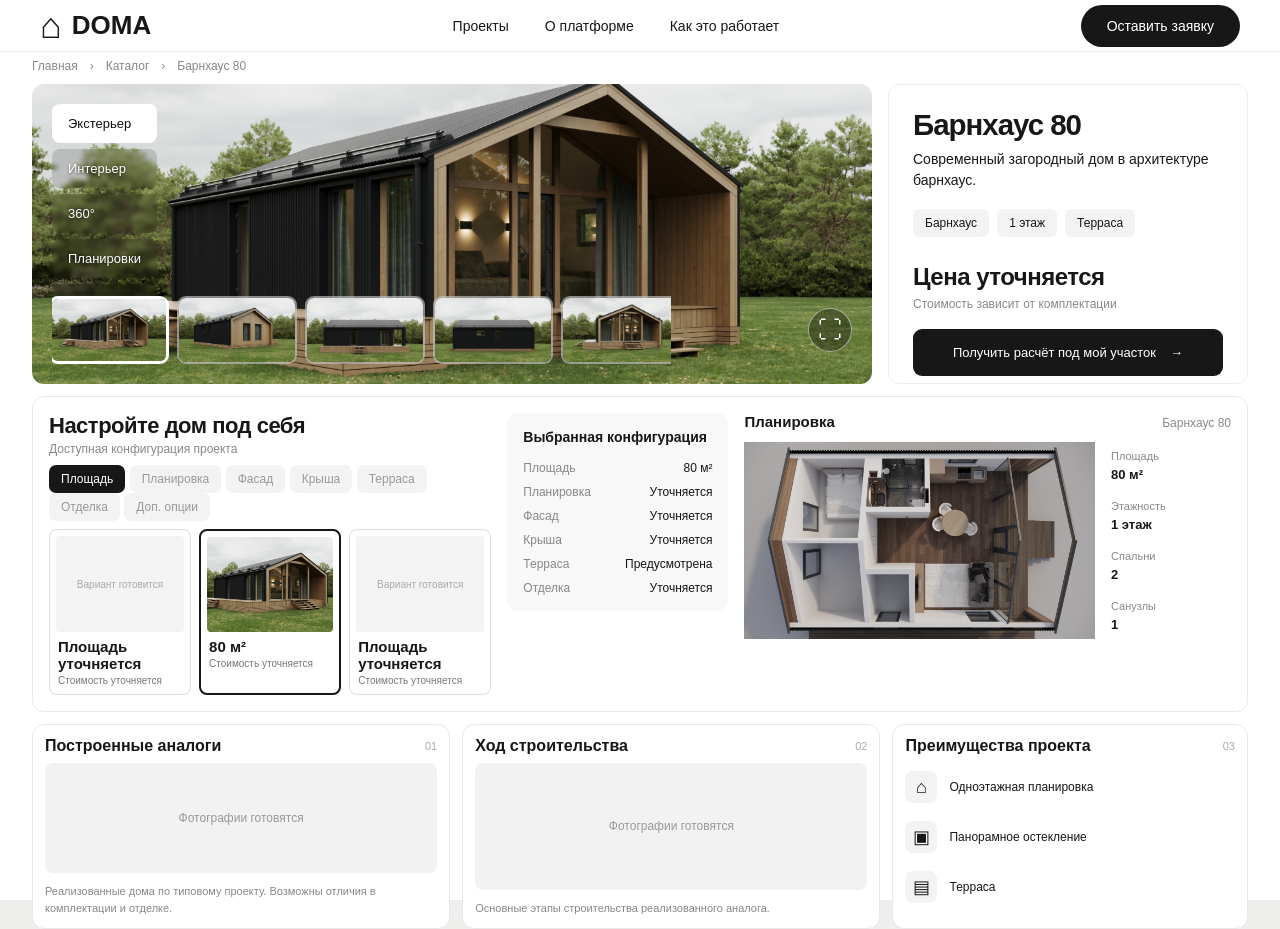
<file: house.html>
<!DOCTYPE html>
<html lang="ru">

<head>
    <meta charset="UTF-8">
    <meta name="viewport" content="width=device-width, initial-scale=1.0">

    <title>Барнхаус 80 — DOMA</title>

    <link rel="stylesheet" href="./css/main.css">
    <link rel="stylesheet" href="./css/house.css">
</head>

<body class="house-page">

    <div class="site-wrapper">

        <!-- HEADER -->
        <header class="site-header">
            <div class="header-container">

                <a href="./index.html" class="logo">
                    <span class="logo-symbol">⌂</span>
                    <span class="logo-text">DOMA</span>
                </a>

                <nav class="header-nav">
                    <a href="./index.html#projects">Проекты</a>
                    <a href="./index.html#about">О платформе</a>
                    <a href="./index.html#how-it-works">
                        Как это работает
                    </a>
                </nav>

                <details class="mobile-menu">
                    <summary aria-label="Открыть меню"><span></span><span></span><span></span></summary>
                    <nav aria-label="Мобильная навигация">
                        <a href="./index.html#projects">Проекты</a>
                        <a href="./index.html#about">О платформе</a>
                        <a href="./index.html#how-it-works">Как это работает</a>
                        <a href="#contact">Оставить заявку</a>
                    </nav>
                </details>
                <a href="#contact" class="header-button">
                    Оставить заявку
                </a>

            </div>
        </header>

        <!-- MAIN -->
        <main class="project-page">

            <!-- BREADCRUMBS -->
            <nav class="project-breadcrumbs" aria-label="Навигация">
                <a href="./index.html">Главная</a>
                <span>›</span>
                <a href="./index.html#projects">Каталог</a>
                <span>›</span>
                <span>Барнхаус 80</span>
            </nav>

            <!-- PROJECT OVERVIEW -->
            <section class="project-overview">

                <!-- VISUAL AREA -->
                <div class="project-visual">

                    <img src="./projects/barn80/assets/house-preview.jpg" alt="Барнхаус 80 — экстерьер"
                        class="project-visual-image">
                    <div class="project-gallery-placeholder" hidden>
                        <span>Материалы уточняются</span>
                    </div>
                    <div class="doma-object360-inline" hidden></div>
                    <!-- VIEWER NAVIGATION -->

                    <div class="project-visual-menu" aria-label="Режим просмотра">

                        <button type="button" class="active" data-view="exterior">
                            Экстерьер
                        </button>

                        <button type="button" data-view="interior">
                            Интерьер
                        </button>

                        <button type="button" data-view="object360">360°</button>

                        <button type="button" data-view="plans">
                            Планировки
                        </button>

                        <button type="button" data-view="surroundings">
                            Окружение
                        </button>

                    </div>


                    <!-- TOUCH LANDSCAPE: SINGLE VERTICAL ALBUM STRIP -->
                    <nav class="gallery-landscape-albums" aria-label="Альбомы проекта">
                        <div class="gallery-landscape-list"></div>
                    </nav>

                    <!-- MOBILE GALLERY BOTTOM SHEET -->
                    <section class="gallery-sheet" aria-label="Исследовать дом">
                        <h2 class="gallery-sheet-title">Исследовать дом</h2>
                        <div class="gallery-sheet-content" id="gallery-sheet-content">
                            <div class="gallery-sheet-categories" aria-label="Разделы галереи"></div>
                            <div class="gallery-sheet-items" aria-label="Комнаты и изображения"></div>
                            <div class="gallery-vr-placeholder" aria-disabled="true">
                                <span class="gallery-vr-placeholder-icon">◎</span>
                                <strong>VR-ТУР</strong>
                                <small>ИНТЕРАКТИВНЫЙ ПРОСМОТР — СКОРО</small>
                            </div>
                        </div>
                    </section>

                    <div class="gallery-progress" aria-live="polite">
                        <span class="gallery-progress-count">1 / 5</span>
                        <div class="gallery-progress-dots" aria-label="Номер изображения"></div>
                    </div>

                    <!-- VIEWER BOTTOM BAR -->
                    <div class="project-visual-bottom">
                        <div class="project-thumbnails"></div>
                        <button type="button" class="project-fullscreen" aria-label="Полный экран" style="margin-left: auto;">
                            ⛶
                        </button>

                    </div>

                </div>

                <!-- PROJECT INFORMATION -->
                <aside class="project-info">

                    <div class="project-info-main">

                        <h1>Барнхаус 80</h1>

                        <p class="project-description">
                            Современный загородный дом
                            в архитектуре барнхаус.
                        </p>

                        <!-- TAGS -->
                        <div class="project-tags">
                            <span>Барнхаус</span>
                            <span>1 этаж</span>
                            <span>Терраса</span>
                        </div>

                        <!-- PRICE -->
                        <div class="project-price">
                            <strong>Цена уточняется</strong>
                            <p>Стоимость зависит от комплектации</p>
                        </div>

                        <!-- PRIMARY ACTION -->
                        <button type="button" class="project-primary-button">
                            Получить расчёт под мой участок
                            <span>→</span>
                        </button>

                        <!-- SECONDARY ACTIONS -->
                        <div class="project-secondary-actions">

                            <button type="button">
                                Консультация
                            </button>

                            <button type="button">
                                Задать вопрос
                            </button>

                        </div>

                    </div>

                    <!-- CHARACTERISTICS -->
                    <div class="project-characteristics">

                        <div>
                            <span>Площадь</span>
                            <strong>80 м²</strong>
                        </div>

                        <div>
                            <span>Спальни</span>
                            <strong>2</strong>
                        </div>

                        <div>
                            <span>Санузлы</span>
                            <strong>1</strong>
                        </div>

                        <div>
                            <span>Габариты</span>
                            <strong>Уточняется</strong>
                        </div>

                        <div>
                            <span>Технология</span>
                            <strong>Уточняется</strong>
                        </div>

                        <div>
                            <span>Срок строительства</span>
                            <strong>Уточняется</strong>
                        </div>

                    </div>

                </aside>

            </section>

            <section class="project-configurator" id="configurations">

                <div class="configurator-heading">
                    <h2>Настройте дом под себя</h2>
                    <span>Доступная конфигурация проекта</span>
                </div>

                <div class="configurator-tabs">
                    <button type="button" class="active">Площадь</button>
                    <button type="button" disabled>Планировка</button>
                    <button type="button" disabled>Фасад</button>
                    <button type="button" disabled>Крыша</button>
                    <button type="button" disabled>Терраса</button>
                    <button type="button" disabled>Отделка</button>
                    <button type="button" disabled>Доп. опции</button>
                </div>

                <div class="configurator-content">

                    <!-- AVAILABLE CONFIGURATION -->


                    <div class="configurator-variants">

                        <article class="configurator-variant">
                            <div class="configurator-variant-image">
                                <span>Вариант готовится</span>
                            </div>

                            <div class="configurator-variant-info">
                                <strong>Площадь уточняется</strong>
                                <span>Стоимость уточняется</span>
                            </div>
                        </article>

                        <article class="configurator-variant selected">
                            <img src="./projects/barn80/assets/exterior/exterior-01.jpg" alt="Барнхаус 80" loading="lazy">

                            <div class="configurator-variant-info">
                                <strong>80 м²</strong>
                                <span>Стоимость уточняется</span>
                            </div>
                        </article>

                        <article class="configurator-variant">
                            <div class="configurator-variant-image">
                                <span>Вариант готовится</span>
                            </div>

                            <div class="configurator-variant-info">
                                <strong>Площадь уточняется</strong>
                                <span>Стоимость уточняется</span>
                            </div>
                        </article>

                    </div>


                    <!-- SELECTED PARAMETERS -->

                    <div class="configurator-summary">

                        <h3>Выбранная конфигурация</h3>

                        <dl>
                            <div>
                                <dt>Площадь</dt>
                                <dd>80 м²</dd>
                            </div>

                            <div>
                                <dt>Планировка</dt>
                                <dd>Уточняется</dd>
                            </div>

                            <div>
                                <dt>Фасад</dt>
                                <dd>Уточняется</dd>
                            </div>

                            <div>
                                <dt>Крыша</dt>
                                <dd>Уточняется</dd>
                            </div>

                            <div>
                                <dt>Терраса</dt>
                                <dd>Предусмотрена</dd>
                            </div>

                            <div>
                                <dt>Отделка</dt>
                                <dd>Уточняется</dd>
                            </div>
                        </dl>

                    </div>

                    <!-- FLOOR PLAN -->

                    <div class="configurator-plan" id="plans">

                        <div class="configurator-plan-heading">
                            <h3>Планировка</h3>
                            <span>Барнхаус 80</span>
                        </div>

                        <div class="configurator-plan-body">

                            <div class="configurator-plan-image">
                                <img src="./projects/barn80/assets/plans/plan-01.jpg" alt="Планировка Барнхаус 80"
                                    loading="lazy">
                            </div>

                            <div class="configurator-plan-specs">
                                <div>
                                    <span>Площадь</span>
                                    <strong>80 м²</strong>
                                </div>

                                <div>
                                    <span>Этажность</span>
                                    <strong>1 этаж</strong>
                                </div>

                                <div>
                                    <span>Спальни</span>
                                    <strong>2</strong>
                                </div>

                                <div>
                                    <span>Санузлы</span>
                                    <strong>1</strong>
                                </div>
                            </div>

                        </div>

                    </div>

                </div>

            </section>

            <!-- PROJECT DETAILS -->

            <section class="project-details">

                <!-- BUILT EXAMPLES -->
                <article class="project-detail-card">
                    <div class="project-detail-heading">
                        <h2>Построенные аналоги</h2>
                        <span>01</span>
                    </div>

                    <div class="project-detail-placeholder">
                        <span>Фотографии готовятся</span>
                    </div>

                    <p class="project-detail-caption">
                        Реализованные дома по типовому проекту.
                        Возможны отличия в комплектации и отделке.
                    </p>
                </article>

                <!-- CONSTRUCTION PROGRESS -->
                <article class="project-detail-card">
                    <div class="project-detail-heading">
                        <h2>Ход строительства</h2>
                        <span>02</span>
                    </div>

                    <div class="project-detail-placeholder">
                        <span>Фотографии готовятся</span>
                    </div>

                    <p class="project-detail-caption">
                        Основные этапы строительства
                        реализованного аналога.
                    </p>
                </article>

                <!-- PROJECT ADVANTAGES -->
                <article class="project-detail-card">
                    <div class="project-detail-heading">
                        <h2>Преимущества проекта</h2>
                        <span>03</span>
                    </div>

                    <div class="project-advantages">
                        <div>
                            <span class="project-advantage-icon">⌂</span>
                            <span>Одноэтажная планировка</span>
                        </div>

                        <div>
                            <span class="project-advantage-icon">▣</span>
                            <span>Панорамное остекление</span>
                        </div>

                        <div>
                            <span class="project-advantage-icon">▤</span>
                            <span>Терраса</span>
                        </div>
                    </div>
                </article>

            </section>

        </main>

    </div>
    <script type="module" src="./js/houseGallery.js"></script>
</body>

</html>
</file>
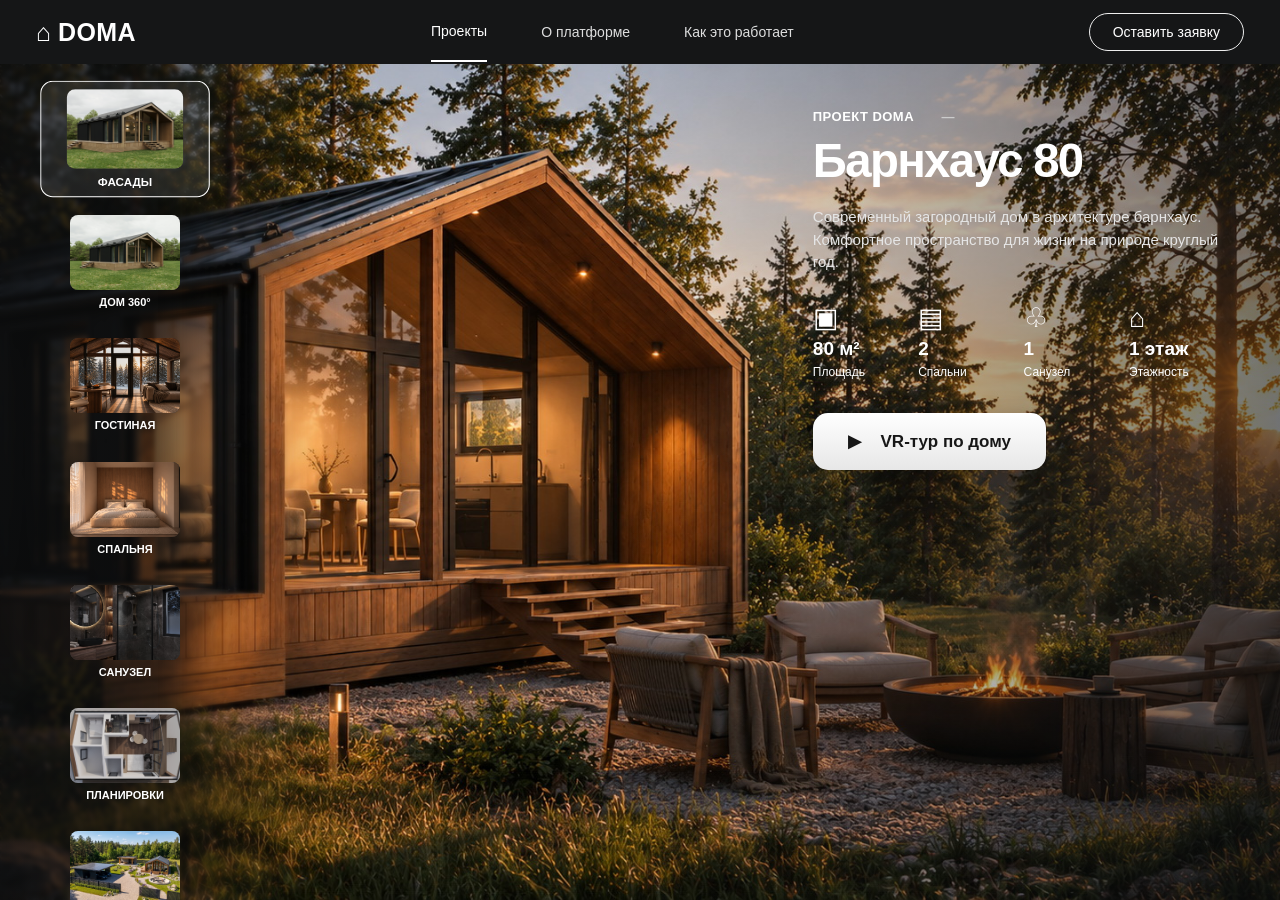
<file: house_2.html>
<!doctype html>
<html lang="ru">
<head>
<meta charset="utf-8"><meta name="viewport" content="width=device-width,initial-scale=1">
<title>Барнхаус 80 — DOMA</title>
<link rel="stylesheet" href="./css/house_2.css">
</head>
<body class="house-page house-v2">
<header class="site-header">
  <a class="brand" href="./index.html">⌂ <strong>DOMA</strong></a>
  <nav class="header-links" aria-label="Навигация"><a href="./index.html#projects" class="current">Проекты</a><a href="./index.html#about">О платформе</a><a href="./index.html#how">Как это работает</a></nav>
  <a class="request-link" href="./index.html#contact">Оставить заявку</a>
  <button class="burger" type="button" aria-label="Открыть меню" aria-expanded="false">☰</button>
</header>
<main>
<section class="project-visual" aria-label="Интерактивная галерея Барнхаус 80">
  <img class="project-visual-image" src="./projects/barn80/assets/exterior/exterior-01.jpg" alt="Барнхаус 80">
  <div class="hero-cover" aria-hidden="true"></div>
  <div class="project-gallery-placeholder" hidden>Изображения пока не добавлены</div>
  <div class="doma-object360-inline" hidden></div>
  <div class="project-visual-menu" hidden aria-hidden="true"><button data-view="exterior" class="active">Экстерьер</button><button data-view="interior">Интерьер</button><button data-view="object360">360°</button><button data-view="plans">Планировки</button><button data-view="surroundings">Окружение</button></div>
  <nav class="gallery-landscape-albums" aria-label="Альбомы проекта"><div class="gallery-landscape-list"></div></nav>
  <aside class="project-intro" aria-label="О проекте">
    <div class="eyebrow">ПРОЕКТ DOMA <span>—</span></div>
    <h1>Барнхаус 80</h1>
    <p class="project-lead">Современный загородный дом в архитектуре барнхаус. Комфортное пространство для жизни на природе круглый год.</p>
    <div class="project-facts"><div><span class="fact-icon">▣</span><strong>80 м²</strong><small>Площадь</small></div><div><span class="fact-icon">▤</span><strong>2</strong><small>Спальни</small></div><div><span class="fact-icon">♧</span><strong>1</strong><small>Санузел</small></div><div><span class="fact-icon">⌂</span><strong>1 этаж</strong><small>Этажность</small></div></div>
    <button class="vr-cta" type="button"><span>▶</span> VR-тур по дому</button>
  </aside>
  <button class="info-toggle" type="button" aria-label="Показать информацию о доме" title="Информация о доме" hidden>i</button>
  <div class="gallery-progress" aria-live="polite"><span class="gallery-progress-count">1 / 5</span><div class="gallery-progress-dots"></div></div>
  <div class="viewer-controls"><button class="prev-frame" type="button" aria-label="Предыдущий кадр">←</button><button class="next-frame" type="button" aria-label="Следующий кадр">→</button><button class="project-fullscreen" type="button" aria-label="Полный экран">⛶</button></div>
  <div class="project-visual-bottom" hidden><div class="project-thumbnails"></div></div>
</section>
</main>

<script type="module" src="./js/houseGallery.js"></script>
<script type="module" src="./js/house_2.js"></script>
</body></html>
</file>
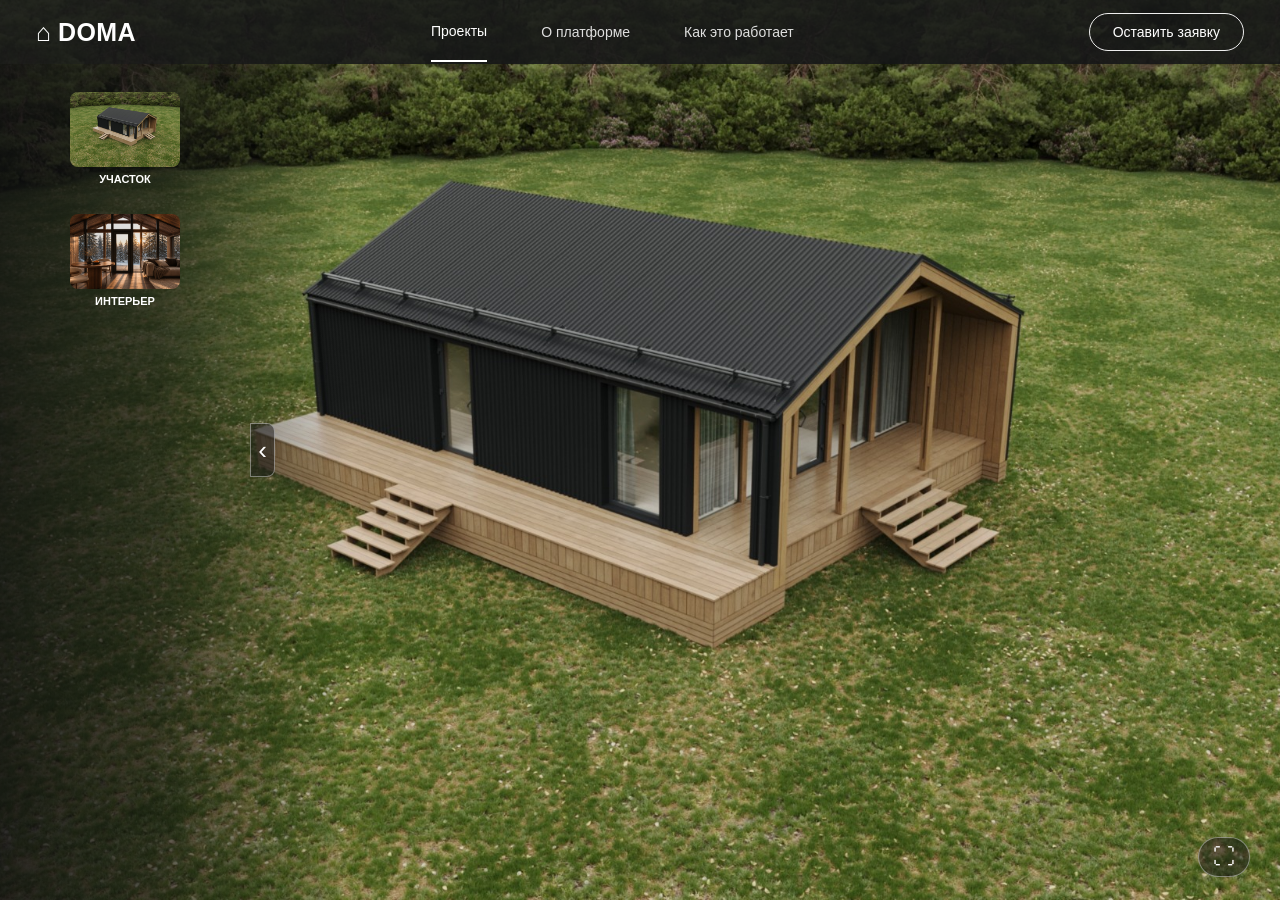
<file: vr.html>
<!doctype html>
<html lang="ru"><head><meta charset="utf-8"><meta name="viewport" content="width=device-width,initial-scale=1"><title>VR-тур — DOMA</title><link rel="stylesheet" href="./css/vr.css"></head>
<body class="vr-page">
<header class="site-header">
  <a class="brand" href="./index.html">⌂ <strong>DOMA</strong></a>
  <nav class="header-links" aria-label="Навигация"><a href="./index.html#projects" class="current">Проекты</a><a href="./index.html#about">О платформе</a><a href="./index.html#how">Как это работает</a></nav>
  <a class="request-link" href="./index.html#contact">Оставить заявку</a>
  <button class="burger" type="button" aria-label="Открыть меню" aria-expanded="false">☰</button>
</header>
<main class="vr-stage" aria-label="VR-тур по дому">
<img class="vr-image" alt="" hidden>
<div class="vr-panorama" hidden></div>
<p class="vr-status" role="status" style="position:absolute;top:40%;left:25%;right:15%;text-align:center">Загрузка тура…</p>
<nav class="vr-rail" aria-label="Разделы тура" hidden><div class="vr-list"></div></nav>
<button class="vr-collapse" type="button" aria-label="Скрыть интерфейс" aria-expanded="true">‹</button>
<button class="vr-fullscreen" type="button" aria-label="Полный экран">⛶</button>
</main><script src="./libs/three.min.js"></script><script type="module" src="./js/vr.js"></script></body></html>
</file>
<file: css/main.css>
* {
    box-sizing: border-box;
}

body {
    margin: 0;
    font-family: Arial, sans-serif;
    color: #171717;
    background: #eeeeec;
}

.site-header {
    width: 100%;
    height: 52px;
    background: #ffffff;
    border-bottom: 1px solid #eeeeee;
}

.header-container {
    max-width: 2160px;
    height: 100%;
    margin: 0 auto;
    padding: 0 40px;

    display: flex;
    align-items: center;
    justify-content: space-between;
}

.logo {
    display: flex;
    align-items: center;
    gap: 10px;

    color: inherit;
    text-decoration: none;
    font-size: 26px;
    font-weight: 700;
}

.logo-symbol {
    font-size: 36px;
}

.header-nav {
    display: flex;
    gap: 36px;
}

.header-nav a {
    color: inherit;
    text-decoration: none;
    font-size: 14px;
}

.header-button {
    padding: 13px 26px;
    border-radius: 30px;

    background: #171717;
    color: #ffffff;

    text-decoration: none;
    font-size: 14px;
}

.hero {
    position: relative;
    min-height: 494px;
    height: clamp(494px, 58.5vh, 676px);

    display: flex;
    align-items: center;

    background-image:
        linear-gradient(
            90deg,
            rgba(0, 0, 0, 0.62) 0%,
            rgba(0, 0, 0, 0.12) 75%
        ),
        url("../assets/images/hero.jpg");

    background-size: cover;
    background-position: center;
}

.hero-content {
    max-width: 2160px;
    width: 100%;
    margin: 0 auto;
    padding: 0 40px;

    color: #ffffff;
}

.hero-label {
    font-size: 12px;
    letter-spacing: 2px;
    font-weight: 600;
}

.hero h1 {
    max-width: 760px;
    margin: 24px 0;
    font-size: clamp(36px, 4.5vw, 68px);
    line-height: 1.08;
    font-weight: 600;
    letter-spacing: -1.5px;
}

.hero p {
    max-width: 480px;
    margin-bottom: 36px;
    font-size: 17px;
    line-height: 1.6;
    color: rgba(255, 255, 255, 0.85);
}

.hero-button {
    display: inline-flex;
    align-items: center;
    gap: 24px;

    padding: 16px 28px;
    border-radius: 30px;

    background: #ffffff;
    color: #171717;

    text-decoration: none;
    font-size: 14px;
    font-weight: 600;
}

.hero-scroll {
    position: absolute;
    right: 8px;
    bottom: 8px;

    opacity: 0.7;

    display: flex;
    align-items: center;
    gap: 12px;

    color: #ffffff;
    font-size: 11px;
    letter-spacing: 1.5px;
    z-index: 2;
}

.hero-scroll-arrow {
    font-size: 24px;
    font-weight: 300;
    line-height: 1;
}

/* CATALOG */

.catalog {
    padding: 32px 40px 80px;
    background: #ffffff;
}

.catalog-container {
    width: 100%;
    max-width: 2160px;
    margin: 0 auto;
}

.catalog-header {
    margin-bottom: 28px;
}

.catalog-label {
    font-size: 11px;
    letter-spacing: 1.8px;
    color: #888;
}

.catalog-header h2 {
    margin: 10px 0 0;
    font-size: 32px;
    font-weight: 500;
    letter-spacing: -0.8px;
}

.catalog-grid {
    display: grid;
    grid-template-columns: repeat(4, minmax(0, 1fr));
    gap: 20px;
}

/* HOUSE CARD */

.house-card {
    display: block;
    min-width: 0;
    overflow: hidden;

    background: #ffffff;
    border: 1px solid #e8e8e8;
    border-radius: 12px;

    color: inherit;
    text-decoration: none;

    transition: box-shadow 0.2s ease;
}

.house-card:hover {
    box-shadow: 0 8px 24px rgba(0, 0, 0, 0.08);
}

.house-card-image {
    aspect-ratio: 16 / 9;
    overflow: hidden;
    background: #f0f0ed;
}

.house-card-image img {
    display: block;
    width: 100%;
    height: 100%;
    object-fit: cover;
}

.house-card-info {
    padding: 18px 20px 20px;
}

.house-card-info h3 {
    margin: 0 0 12px;
    font-size: 19px;
    font-weight: 600;
}


.house-card-specs {
    display: flex;
    align-items: center;
    flex-wrap: wrap;
    column-gap: 14px;
    row-gap: 10px;

    color: #666;
    font-size: 14px;
}

.spec-icon {
    display: inline-block;
    width: 18px;
    height: 18px;
    flex-shrink: 0;
}


.house-card-spec {
    display: inline-flex;
    align-items: center;
    gap: 5px;
    white-space: nowrap;
}

.house-card-bottom {
    display: flex;
    justify-content: space-between;
    align-items: center;
    margin-top: 18px;
}

.house-card-bottom strong {
    font-size: 17px;
    font-weight: 600;
}

.house-card-arrow {
    display: flex;
    align-items: center;
    justify-content: center;

    width: 36px;
    height: 36px;

    border-radius: 50%;
    background: #f2f2f2;
    font-size: 19px;
}

/* EMPTY CARD */

.house-card-empty .house-card-image {
    display: flex;
    align-items: center;
    justify-content: center;

    border: 1px dashed #d5d5d0;
    background: #f7f7f5;
}

.house-card-empty span {
    padding: 20px;
    color: #aaa;
    font-size: 13px;
    text-align: center;
}

/* RESPONSIVE */

@media (max-width: 1000px) {
    .catalog-grid {
        grid-template-columns: repeat(2, minmax(0, 1fr));
    }
}

@media (max-width: 600px) {
    .catalog {
        padding: 40px 20px 70px;
    }

    .catalog-grid {
        grid-template-columns: 1fr;
    }
}

.site-wrapper {
    width: 100%;
    max-width: 1800px;
    margin: 0 auto;
    background: #ffffff;
    min-height: 100vh;
}

/* MOBILE HEADER AND HOME */
.mobile-menu { display: none; }

@media (max-width: 700px) {
    html, body { width: 100%; max-width: 100%; }
    .site-wrapper { width: 100%; min-width: 0; }
    .site-header { position: relative; z-index: 20; height: 56px; }
    .header-container { padding: 0 16px; gap: 12px; }
    .logo { font-size: 23px; gap: 6px; }
    .logo-symbol { font-size: 30px; }
    .header-nav, .header-button { display: none; }
    .mobile-menu { display: block; margin-left: auto; position: relative; }
    .mobile-menu summary {
        display: flex; flex-direction: column; justify-content: center;
        gap: 5px; width: 44px; height: 44px; padding: 10px;
        cursor: pointer; list-style: none;
    }
    .mobile-menu summary::-webkit-details-marker { display: none; }
    .mobile-menu summary span { height: 2px; width: 24px; background: #171717; border-radius: 2px; }
    .mobile-menu nav {
        position: absolute; top: calc(100% + 5px); right: 0;
        width: min(280px, calc(100vw - 32px));
        display: flex; flex-direction: column; gap: 0;
        padding: 8px; border: 1px solid #e8e8e8;
        border-radius: 12px; background: #fff;
        box-shadow: 0 12px 28px rgba(0,0,0,.12);
    }
    .mobile-menu nav a { padding: 12px; text-decoration: none; color: #171717; font-size: 14px; }
    .mobile-menu nav a:focus-visible { outline: 2px solid #171717; }

    .hero { height: auto; min-height: min(720px, calc(100svh - 56px)); }
    .hero-content { padding: 64px 20px 90px; min-width: 0; }
    .hero-label { font-size: 10px; letter-spacing: 1.3px; }
    .hero h1 { font-size: clamp(32px, 8vw, 46px); letter-spacing: -1px; overflow-wrap: anywhere; }
    .hero p { font-size: 15px; line-height: 1.5; }
    .hero-button { max-width: 100%; gap: 12px; padding: 14px 18px; }
    .hero-scroll { right: 16px; bottom: 18px; font-size: 9px; }
    .catalog { padding: 32px 0 56px; }
    .catalog-header { padding: 0 20px; margin-bottom: 20px; }
    .catalog-header h2 { font-size: 27px; }
    .catalog-grid {
        display: flex; flex-wrap: nowrap; gap: 12px;
        overflow-x: auto; overscroll-behavior-x: contain;
        scroll-snap-type: x mandatory; scroll-padding-inline: 20px;
        padding: 0 20px 12px;
        -webkit-overflow-scrolling: touch;
        scrollbar-width: none;
        touch-action: pan-x pan-y;
    }
    .catalog-grid::-webkit-scrollbar { display: none; }
    .house-card { flex: 0 0 min(84vw, 360px); scroll-snap-align: start; }
    .house-card-info { padding: 14px; }
    .house-card-specs { font-size: 12px; }
}
</file>
<file: css/house.css>
/* PROJECT PAGE */

.project-page {
    padding: 0 32px 16px;
}

.project-breadcrumbs {
    display: flex;
    align-items: center;
    gap: 12px;
    padding-bottom: 4px;

    min-height: 32px;

    color: #888;
    font-size: 12px;
}

.project-breadcrumbs a {
    color: inherit;
    text-decoration: none;
}

.project-breadcrumbs a:hover {
    color: #171717;
}

/* FIRST SCREEN */

.project-overview {
    display: grid;
    grid-template-columns: minmax(0, 2.5fr) minmax(360px, 1fr);
    gap: 16px;
    align-items: stretch;
}

/* PROJECT VISUAL */

.project-visual {
    position: relative;
    min-width: 0;
    height: clamp(400px, calc(45vh + 35px), 600px);
    min-height: 0;
    overflow: hidden;

    border-radius: 12px;
    clip-path: inset(0 round 12px);
    isolation: isolate;

    background: transparent;
    outline: none;
    box-shadow: none;
    border: none;
}

.project-visual-image {
    position: absolute;
    inset: 0;

    width: 100%;
    height: 100%;
    object-fit: contain;
}

.project-visual::after {
    content: "";
    position: absolute;
    inset: 0;
    pointer-events: none;

    background: linear-gradient(180deg,
            rgba(0, 0, 0, 0.24),
            transparent 30%,
            transparent 65%,
            rgba(0, 0, 0, 0.45));
}

.project-visual-menu {
    position: absolute;
    top: 20px;
    left: 20px;
    z-index: 2;

    display: flex;
    flex-direction: column;
    gap: 6px;
}

.project-visual-menu button {
    padding: 12px 16px;
    border: 0;
    border-radius: 8px;

    background: rgba(20, 20, 20, 0.3);
    color: #fff;

    backdrop-filter: blur(12px);
    -webkit-backdrop-filter: blur(12px);

    font: inherit;
    font-size: 13px;
    text-align: left;
    cursor: pointer;
}

/* VIEWER THUMBNAILS */

.project-thumbnails {
    display: flex;
    align-items: center;
    gap: 8px;

    min-width: 0;
    overflow-x: auto;

    scrollbar-width: none;
}

.project-thumbnails::-webkit-scrollbar {
    display: none;
}

.project-thumbnail {
    flex: 0 0 120px;
    height: 68px;
    padding: 0;

    overflow: hidden;

    border: 2px solid rgba(255, 255, 255, 0.5);
    border-radius: 9px;

    background: rgba(0, 0, 0, 0.3);
    cursor: pointer;

    transition: border-color 0.2s ease;
}

.project-thumbnail img {
    display: block;
    width: 100%;
    height: 100%;
    object-fit: cover;
}

.project-thumbnail.active {
    border: 3px solid #ffffff;
}

.project-thumbnail:hover {
    border-color: #ffffff;
}

/* BOTTOM CONTROLS */

.project-visual-bottom {
    gap: 16px;
}

.project-fullscreen {
    flex-shrink: 0;
}



.project-visual-menu button.active {
    background: #fff;
    color: #111;
    backdrop-filter: none;
    -webkit-backdrop-filter: none;
    text-shadow: none;
}

.project-visual-bottom {
    position: absolute;
    bottom: 20px;
    left: 20px;
    right: 20px;
    z-index: 2;

    display: flex;
    justify-content: space-between;
    align-items: center;

    color: #fff;
    font-size: 12px;
}

.project-fullscreen {
    width: 44px;
    height: 44px;

    border: 1px solid rgba(255, 255, 255, 0.5);
    border-radius: 50%;

    background: rgba(0, 0, 0, 0.35);
    color: #fff;

    font-size: 24px;
    cursor: pointer;
}

/* PROJECT INFO */

.project-info {
    min-width: 0;
    display: flex;
    flex-direction: column;
    justify-content: space-between;

    border: 1px solid #eeeeee;
    border-radius: 12px;
    background: #fff;
    overflow: hidden;
}

.project-info-main {
    padding: 24px;
}

.project-info h1 {
    margin: 0 0 8px;

    font-size: clamp(28px, 2.3vw, 38px);
    line-height: 1.1;
    letter-spacing: -1px;
}

.project-description {
    margin: 0 0 18px;
    font-size: 14px;
    line-height: 1.5;
}

.project-tags {
    display: flex;
    flex-wrap: wrap;
    gap: 8px;
}

.project-tags span {
    padding: 7px 12px;
    border-radius: 6px;

    background: #f3f3f3;
    font-size: 12px;
}

.project-price {
    margin: 26px 0 18px;
}

.project-price strong {
    font-size: 24px;
    letter-spacing: -0.5px;
}

.project-price p {
    margin: 6px 0 0;
    color: #888;
    font-size: 12px;
}

.project-primary-button {
    width: 100%;
    padding: 16px 20px;

    display: flex;
    align-items: center;
    justify-content: center;
    gap: 14px;

    border: 0;
    border-radius: 9px;

    background: #171717;
    color: #fff;

    font: inherit;
    font-size: 13px;
    cursor: pointer;
}

.project-secondary-actions {
    display: grid;
    grid-template-columns: 1fr 1fr;
    gap: 10px;
    margin-top: 10px;
}

.project-secondary-actions button {
    padding: 13px 8px;

    border: 0;
    border-radius: 9px;

    background: #f3f3f3;
    color: #171717;

    font: inherit;
    font-size: 12px;
    cursor: pointer;
}

/* CHARACTERISTICS */

.project-characteristics {
    display: grid;
    grid-template-columns: repeat(3, minmax(0, 1fr));
    row-gap: 24px;

    padding: 24px;
    border-top: 1px solid #eeeeee;
}

.project-characteristics>div {
    display: flex;
    flex-direction: column;
    gap: 7px;
    min-width: 0;
}

.project-characteristics span {
    color: #888;
    font-size: 11px;
}

.project-characteristics strong {
    font-size: 13px;
    font-weight: 600;
}

/* PROJECT RESPONSIVE */

@media (max-width: 1100px) {
    .project-overview {
        grid-template-columns: 1fr;
    }

    .project-visual {
        min-height: 500px;
    }
}

@media (max-width: 600px) {
    .project-page {
        padding: 0 16px 48px;
    }

    .project-visual {
        min-height: 380px;
    }

    .project-info-main,
    .project-characteristics {
        padding: 20px;
    }

    .project-characteristics {
        grid-template-columns: repeat(2, minmax(0, 1fr));
    }
}

@media (max-width: 600px) {
    .project-thumbnail {
        flex-basis: 90px;
        height: 54px;
    }

    .project-visual-bottom {
        left: 12px;
        right: 12px;
        bottom: 12px;
    }
}


/* EMPTY GALLERY */

.project-gallery-placeholder {
    position: absolute;
    inset: 0;
    z-index: 1;

    display: flex;
    align-items: center;
    justify-content: center;

    background: #292b2b;
    color: rgba(255, 255, 255, 0.65);

    font-size: 15px;
    letter-spacing: 0.3px;
}

.project-gallery-placeholder[hidden] {
    display: none;
}

/* FULLSCREEN VIEW */

.project-visual:fullscreen {
    width: 100%;
    height: 100%;
    min-height: 0;
    border-radius: 0;
    background: #171717;
}

.project-visual:fullscreen .project-visual-image {
    object-fit: contain;
}

.project-visual:fullscreen .project-visual-menu {
    top: 32px;
    left: 32px;
}

.project-visual:fullscreen .project-visual-bottom {
    bottom: 32px;
    left: 32px;
    right: 32px;
}

/* PROJECT CONFIGURATOR */

.project-configurator {
    display: grid;
    grid-template-columns: 1.5fr 0.75fr 1.65fr;
    grid-template-rows: auto auto 1fr;
    column-gap: 16px;
    row-gap: 8px;

    margin-top: 12px;
    padding: 16px;
    border: 1px solid #e8e8e8;
    border-radius: 12px;
    background: #fff;
}

.configurator-heading {
    grid-column: 1;
    grid-row: 1;
    margin-bottom: 0;
}

.configurator-heading h2 {
    margin: 0;
    font-size: 22px;
    font-weight: 600;
    letter-spacing: -0.5px;
}

.configurator-heading>span {
    color: #888;
    font-size: 12px;
}

/* TABS */

.configurator-tabs {
    grid-column: 1;
    grid-row: 2;
    margin-bottom: 0;
}

.configurator-tabs button {
    padding: 7px 12px;
    border: 0;
    border-radius: 7px;
    background: #f3f3f3;
    color: #222;
    font: inherit;
    font-size: 12px;
}

.configurator-tabs button.active {
    background: #171717;
    color: #fff;
}

.configurator-tabs button:disabled {
    color: #999;
    cursor: not-allowed;
}

/* THREE-COLUMN LAYOUT */

.configurator-content {
    display: contents;
    grid-template-columns:
        minmax(0, 1.5fr) minmax(0, 0.75fr) minmax(0, 1.65fr);
    gap: 12px;
    min-width: 0;
    align-items: start;
}

/* VARIANTS */

.configurator-variants {
    grid-column: 1;
    grid-row: 3;

    display: grid;
    grid-template-columns: repeat(3, minmax(0, 1fr));
    gap: 8px;
}

.configurator-variant {
    width: 100%;
    min-width: 0;
    height: auto;
    box-sizing: border-box;
    padding: 6px;
    border: 1px solid #ddd;
    border-radius: 8px;
    background: #fff;
}

.configurator-variant.selected {
    border: 2px solid #171717;
}

.configurator-variant img,
.configurator-variant-image {
    display: block;
    width: 100%;
    aspect-ratio: 4 / 3;
    object-fit: cover;
    border-radius: 4px;
}

.configurator-variant-image {
    display: flex;
    align-items: center;
    justify-content: center;
    background: #f3f3f3;
    color: #aaa;
    text-align: center;
    font-size: 10px;
}

.configurator-variant-info {
    display: flex;
    flex-direction: column;
    gap: 3px;
    padding: 6px 2px 2px;
}

.configurator-variant-info strong {
    font-size: 15px;
}

.configurator-variant-info span {
    color: #777;
    font-size: 10px;
}

/* SUMMARY */

.configurator-summary {
    grid-column: 2;
    grid-row: 1 / 4;
    align-self: start;
    padding: 16px;
    border-radius: 10px;
    background: #f8f8f8;
}

.configurator-summary h3 {
    margin: 0 0 16px;
    font-size: 14px;
    font-weight: 600;
}

.configurator-summary dl {
    display: flex;
    flex-direction: column;
    gap: 10px;
    margin: 0;
}

.configurator-summary dl>div {
    display: flex;
    justify-content: space-between;
    gap: 10px;
}

.configurator-summary dt,
.configurator-summary dd {
    margin: 0;
    font-size: 12px;
}

.configurator-summary dt {
    color: #888;
}

.configurator-summary dd {
    text-align: right;
    font-weight: 500;
}

/* FLOOR PLAN */

.configurator-plan {
    min-width: 0;
    grid-column: 3;
    grid-row: 1 / 4;
}

.configurator-plan-heading {
    display: flex;
    align-items: baseline;
    justify-content: space-between;
    gap: 16px;
    margin-bottom: 12px;
}

.configurator-plan-heading h3 {
    margin: 0;
    font-size: 15px;
    font-weight: 600;
}

.configurator-plan-heading span {
    color: #888;
    font-size: 12px;
}

.configurator-plan-body {
    display: grid;
    grid-template-columns: minmax(0, 1fr) 120px;
    gap: 16px;
    align-items: center;
}

.configurator-plan-image {
    display: flex;
    align-items: center;
    justify-content: center;
    min-width: 0;
}

.configurator-plan-image img {
    display: block;
    width: 100%;
    max-height: 220px;
    object-fit: contain;
}

.configurator-plan-specs {
    display: flex;
    flex-direction: column;
    gap: 18px;
}

.configurator-plan-specs>div {
    display: flex;
    flex-direction: column;
    gap: 5px;
}

.configurator-plan-specs span {
    color: #888;
    font-size: 11px;
}

.configurator-plan-specs strong {
    font-size: 13px;
    font-weight: 600;
}

/* RESPONSIVE */

@media (max-width: 1100px) {
    .configurator-content {
        grid-template-columns: 1fr 1fr;
    }

    .configurator-plan {
        grid-column: 1 / -1;
    }
}

@media (max-width: 650px) {
    .project-configurator {
        padding: 16px;
        margin-top: 40px;
    }

    .configurator-heading {
        flex-direction: column;
        gap: 8px;
    }

    .configurator-content {
        grid-template-columns: 1fr;
    }

    .configurator-plan {
        grid-column: auto;
    }

    .configurator-plan-body {
        grid-template-columns: 1fr;
    }

    .configurator-plan-specs {
        display: grid;
        grid-template-columns: repeat(2, 1fr);
    }

    .configurator-variants {
        grid-template-columns: repeat(3, minmax(0, 1fr));
        gap: 6px;
    }
}


/* PROJECT DETAILS */

.project-details {
    display: grid;
    grid-template-columns: 1fr 1fr 0.85fr;
    gap: 12px;
    margin-top: 12px;
}

.project-detail-card {
    display: flex;
    flex-direction: column;
    min-width: 0;
    padding: 12px;
    border: 1px solid #e8e8e8;
    border-radius: 12px;
    background: #fff;
}

.project-detail-heading {
    display: flex;
    justify-content: space-between;
    align-items: center;
    gap: 12px;
    margin-bottom: 8px;
}

.project-detail-heading h2 {
    margin: 0;
    font-size: 16px;
    font-weight: 600;
}

.project-detail-heading>span {
    color: #aaa;
    font-size: 11px;
}

.project-detail-placeholder {
    display: flex;
    align-items: center;
    justify-content: center;
    flex: 1;
    min-height: 110px;
    border-radius: 8px;
    background: #f2f2f2;
    color: #999;
    font-size: 12px;
}

.project-detail-caption {
    margin: 10px 0 0;
    color: #888;
    font-size: 11px;
    line-height: 1.5;
}

.project-advantages {
    display: flex;
    flex-direction: column;
    gap: 18px;
    padding: 8px 0;
}

.project-advantages>div {
    display: flex;
    align-items: center;
    gap: 12px;
    font-size: 12px;
}

.project-advantage-icon {
    display: flex;
    align-items: center;
    justify-content: center;
    flex: 0 0 32px;
    height: 32px;
    border-radius: 8px;
    background: #f3f3f3;
    font-size: 18px;
}

@media (max-width: 900px) {
    .project-details {
        grid-template-columns: 1fr 1fr;
    }

    .project-detail-card:last-child {
        grid-column: 1 / -1;
    }
}

@media (max-width: 600px) {
    .project-details {
        grid-template-columns: 1fr;
    }

    .project-detail-card:last-child {
        grid-column: auto;
    }
}


@media (max-width: 1100px) {
    .project-configurator {
        display: block;
    }

    .configurator-heading {
        margin-bottom: 10px;
    }

    .configurator-tabs {
        margin-bottom: 12px;
    }

    .configurator-content {
        display: grid;
    }

    .configurator-summary,
    .configurator-plan,
    .configurator-variants {
        grid-column: auto;
        grid-row: auto;
    }
}

/* AUTO HEIGHT LAYOUT */

@media (min-width: 1101px) {

    .project-page {
        display: flex;
        flex-direction: column;
        height: calc(100dvh - 52px);
        min-height: 0;
        padding-bottom: 16px;
        box-sizing: border-box;
    }

    .project-breadcrumbs {
        flex: 0 0 auto;
    }

    .project-overview {
        flex: 1 1 auto;
        min-height: 300px;
    }

    .project-visual {
        height: 100%;
        min-height: 0;
    }

    .project-configurator,
    .project-details {
        flex: 0 0 auto;
    }

}

.project-thumbnail-back {
    display: flex;
    align-items: center;
    justify-content: center;
    flex-shrink: 0;
    color: #fff;
    font-size: 12px;
    font-weight: 500;
    white-space: nowrap;
    cursor: pointer;
}


/* MOBILE VIEWER TABS */
@media (max-width: 700px) {
    .project-page {
        padding: 0 16px 40px;
    }

    .project-overview {
        grid-template-columns: minmax(0, 1fr);
    }

    .project-visual {
        height: clamp(400px, 66svh, 620px);
        min-height: 0;
    }

    .project-visual-menu,
    .project-visual:fullscreen .project-visual-menu {
        position: absolute;
        top: 0;
        left: 0;
        right: 0;
        z-index: 3;
        display: flex;
        flex-direction: row;
        flex-wrap: nowrap;
        gap: 6px;
        padding: 8px 12px;
        overflow-x: auto;
        overflow-y: hidden;
        background: rgba(23, 23, 23, .94);
        scrollbar-width: none;
        -webkit-overflow-scrolling: touch;
        overscroll-behavior-x: contain;
    }

    .project-visual-menu::-webkit-scrollbar {
        display: none;
    }

    .project-visual-menu button {
        flex: 0 0 auto;
        white-space: nowrap;
        padding: 10px 13px;
        font-size: 12px;
        text-align: center;
        border-radius: 7px;
    }

    .project-visual-image,
    .project-visual:fullscreen .project-visual-image {
        top: 52px;
        height: calc(100% - 52px);
    }

    .project-visual:fullscreen {
        height: 100%;
        min-height: 0;
    }

    .project-visual:fullscreen .project-visual-bottom {
        left: 12px;
        right: 12px;
        bottom: max(12px, env(safe-area-inset-bottom));
    }

    .project-visual-bottom {
        gap: 10px;
    }

    .project-thumbnails {
        flex: 1 1 auto;
    }

    .project-fullscreen {
        width: 42px;
        height: 42px;
    }
}

/* MOBILE GALLERY BOTTOM SHEET — desktop remains unchanged */
.gallery-sheet {
    display: none;
}

@media (max-width: 700px) {
    .project-visual {
        isolation: isolate;
    }

    .project-visual-menu,
    .project-visual:fullscreen .project-visual-menu {
        display: none;
    }

    .project-visual-image,
    .project-visual:fullscreen .project-visual-image {
        top: 0;
        height: 100%;
    }

    .project-visual-bottom,
    .project-visual:fullscreen .project-visual-bottom {
        left: auto;
        right: 12px;
        top: 12px;
        bottom: auto;
    }

    .project-thumbnails {
        display: none !important;
    }

    .project-fullscreen {
        background: rgba(20, 20, 20, .72);
    }

    .gallery-sheet {
        position: absolute;
        display: flex;
        flex-direction: column;
        left: 0;
        right: 0;
        bottom: 0;
        z-index: 4;
        height: min(72%, 560px);
        background: #fff;
        color: #171717;
        border-radius: 18px 18px 0 0;
        transform: translateY(calc(100% - 58px));
        transition: transform .24s ease;
        box-shadow: 0 -8px 30px rgba(0, 0, 0, .16);
    }

    .gallery-sheet.is-open {
        transform: translateY(0);
    }

    .gallery-sheet-toggle {
        flex: 0 0 58px;
        width: 100%;
        display: flex;
        align-items: center;
        justify-content: center;
        gap: 10px;
        position: relative;
        border: 0;
        background: transparent;
        color: inherit;
        font: inherit;
        font-size: 14px;
        font-weight: 600;
        cursor: pointer;
    }

    .gallery-sheet-handle {
        position: absolute;
        top: 7px;
        left: calc(50% - 18px);
        width: 36px;
        height: 4px;
        border-radius: 4px;
        background: #bbb;
    }

    .gallery-sheet-chevron {
        font-size: 19px;
        transition: transform .24s ease;
    }

    .gallery-sheet.is-open .gallery-sheet-chevron {
        transform: rotate(180deg);
    }

    .gallery-sheet-content {
        flex: 1;
        min-height: 0;
        overflow-y: auto;
        padding: 4px 14px 20px;
    }

    .gallery-sheet-categories {
        display: flex;
        gap: 8px;
        overflow-x: auto;
        padding: 4px 0 14px;
        scrollbar-width: none;
        overscroll-behavior-x: contain;
    }

    .gallery-sheet-categories::-webkit-scrollbar {
        display: none;
    }

    .gallery-sheet-category {
        flex: 0 0 auto;
        border: 1px solid #ddd;
        border-radius: 18px;
        background: #f4f4f4;
        padding: 10px 14px;
        font: inherit;
        font-size: 12px;
        cursor: pointer;
    }

    .gallery-sheet-category.active {
        background: #171717;
        color: #fff;
        border-color: #171717;
    }

    .gallery-sheet-items {
        display: grid;
        grid-template-columns: repeat(3, minmax(0, 1fr));
        gap: 10px;
    }

    .gallery-sheet-item {
        min-width: 0;
        border: 0;
        padding: 0;
        background: none;
        text-align: left;
        font: inherit;
        cursor: pointer;
    }

    .gallery-sheet-item img {
        display: block;
        width: 100%;
        aspect-ratio: 1/1;
        object-fit: cover;
        border-radius: 9px;
    }

    .gallery-sheet-item span {
        display: block;
        margin-top: 5px;
        font-size: 11px;
        overflow: hidden;
        white-space: nowrap;
        text-overflow: ellipsis;
    }

    .gallery-sheet-item.active img {
        outline: 2px solid #171717;
        outline-offset: 2px;
    }

    .gallery-sheet-item.is-back {
        display: flex;
        align-items: center;
        justify-content: center;
        min-height: 90px;
        border-radius: 9px;
        background: #eee;
    }

    .project-visual:fullscreen .gallery-sheet {
        padding-bottom: env(safe-area-inset-bottom);
    }
}

@media (prefers-reduced-motion: reduce) {

    .gallery-sheet,
    .gallery-sheet-chevron {
        transition: none;
    }
}


/* IMMERSIVE MOBILE HOUSE VIEWER — v2 */
@media (max-width: 700px) {
    .house-page .site-wrapper {
        position: relative;
    }

    .house-page .site-header {
        position: absolute;
        top: 0;
        left: 0;
        right: 0;
        z-index: 15;
        background: transparent;
        border: 0;
        height: 68px;
    }

    .house-page .header-container {
        padding-inline: 20px;
    }

    .house-page .logo {
        color: #fff;
        text-shadow: 0 1px 9px rgba(0, 0, 0, .6);
    }

    .house-page .mobile-menu summary span {
        background: #fff;
        box-shadow: 0 1px 6px rgba(0, 0, 0, .6);
    }

    .house-page .project-page {
        padding: 0 16px 40px;
    }

    .house-page .project-breadcrumbs {
        display: none;
    }

    .house-page .project-overview {
        display: flex;
        flex-direction: column;
        gap: 16px;
    }

    .house-page .project-visual {
        height: 100svh;
        min-height: 560px;
        max-height: none;
        margin-inline: -16px;
        border-radius: 0;
        touch-action: pan-y;
    }

    .house-page .project-visual-image {
        object-fit: cover;
    }

    .house-page .project-visual::after {
        background: linear-gradient(to bottom, rgba(0, 0, 0, .42), transparent 24%, transparent 62%, rgba(0, 0, 0, .32));
    }

    .house-page .gallery-sheet {
        height: 34%;
        max-height: 340px;
        min-height: 230px;
        border-radius: 24px 24px 0 0;
        transform: translateY(calc(100% - 54px));
        box-shadow: 0 -8px 25px rgba(0, 0, 0, .12);
    }

    .house-page .gallery-sheet.is-open {
        transform: translateY(0);
    }

    .house-page .gallery-sheet-toggle {
        flex-basis: 62px;
        font-size: 19px;
        font-weight: 700;
    }

    .house-page .gallery-sheet-handle {
        top: 9px;
    }

    .house-page .gallery-sheet-chevron {
        display: none;
    }

    .house-page .gallery-sheet-content {
        padding: 3px 20px 20px;
    }

    .house-page .gallery-sheet-categories {
        gap: 9px;
        padding: 4px 0 16px;
    }

    .house-page .gallery-sheet-category {
        font-size: 13px;
        padding: 10px 16px;
    }

    .house-page .gallery-sheet-items {
        display: flex;
        flex-wrap: nowrap;
        overflow-x: auto;
        gap: 12px;
        scrollbar-width: none;
        padding: 3px 2px 8px;
        overscroll-behavior-x: contain;
    }

    .house-page .gallery-sheet-items::-webkit-scrollbar {
        display: none;
    }

    .house-page .gallery-sheet-item {
        flex: 0 0 31%;
    }

    .house-page .gallery-sheet-item img {
        border-radius: 12px;
    }

    .house-page .gallery-sheet-item span {
        font-size: 12px;
    }

    .house-page .gallery-sheet-item.active img {
        outline: 2px solid #171717;
    }

    .house-page .gallery-sheet-empty {
        color: #888;
        font-size: 13px;
        padding: 8px 0;
    }

    .house-page .project-visual-bottom,
    .house-page .project-visual:fullscreen .project-visual-bottom {
        position: absolute;
        top: auto;
        left: auto;
        right: 20px;
        bottom: calc(min(34%, 340px) + 14px);
        z-index: 5;
        transition: bottom .24s ease;
    }

    .house-page .project-visual:has(.gallery-sheet:not(.is-open)) .project-visual-bottom {
        bottom: 72px;
    }

    .house-page .project-fullscreen {
        width: 44px;
        height: 44px;
    }

    .house-page .gallery-progress {
        position: absolute;
        left: 20px;
        right: 78px;
        bottom: calc(min(34%, 340px) + 16px);
        z-index: 3;
        display: flex;
        align-items: center;
        justify-content: space-between;
        pointer-events: none;
        color: #fff;
        transition: bottom .24s ease;
    }

    .house-page .project-visual:has(.gallery-sheet:not(.is-open)) .gallery-progress {
        bottom: 76px;
    }

    .house-page .gallery-progress-count {
        font-size: 13px;
        padding: 9px 12px;
        border-radius: 20px;
        background: rgba(0, 0, 0, .5);
        font-variant-numeric: tabular-nums;
    }

    .house-page .gallery-progress-dots {
        display: flex;
        align-items: center;
        gap: 6px;
    }

    .house-page .gallery-progress-dot {
        width: 6px;
        height: 6px;
        border-radius: 50%;
        background: rgba(255, 255, 255, .5);
    }

    .house-page .gallery-progress-dot.active {
        width: 8px;
        height: 8px;
        background: #fff;
    }

    .house-page .project-visual:fullscreen .gallery-sheet {
        padding-bottom: env(safe-area-inset-bottom);
    }
}

.gallery-progress {
    display: none;
}

@media (max-width: 700px) {
    .house-page .gallery-progress {
        display: flex;
    }
}

/* MOBILE VIEWER REFINEMENTS — v3 */
@media (max-width: 700px) {

    /* Preview is cinematic; full-screen shows the entire render. */
    .house-page .project-visual-image {
        object-fit: cover !important;
        object-position: 50% 50%;
        cursor: zoom-in;
    }

    .house-page .project-visual:fullscreen {
        background: #101010;
        height: 100dvh;
        min-height: 0;
    }

    .house-page .project-visual:fullscreen .project-visual-image {
        object-fit: contain !important;
        cursor: default;
    }

    .house-page .project-visual:fullscreen .gallery-sheet {
        display: none;
    }

    .house-page .project-visual:fullscreen .gallery-progress {
        bottom: max(24px, env(safe-area-inset-bottom));
    }

    .house-page .project-visual:fullscreen .project-visual-bottom {
        bottom: max(18px, env(safe-area-inset-bottom));
    }

    .house-page .gallery-sheet-toggle {
        cursor: pointer;
    }

    .house-page .gallery-sheet:not(.is-open) .gallery-sheet-toggle {
        background: #fff;
    }

    .house-page .gallery-sheet:not(.is-open) .gallery-sheet-label::after {
        content: "  ↑";
        font-size: 17px;
    }
}

/* MOBILE VIEWER — fixed, content-sized navigation panel (v4) */
@media (max-width: 700px) {

    .house-page .gallery-sheet,
    .house-page .gallery-sheet.is-open {
        height: auto;
        min-height: 0;
        max-height: min(48svh, 390px);
        transform: none;
        transition: none;
        overflow: hidden;
        padding: 12px 0;
    }

    .house-page .gallery-sheet-title {
        margin: 0 20px 12px;
        text-align: center;
        font-size: 18px;
        line-height: 1.25;
        font-weight: 700;
    }

    .house-page .gallery-sheet-content {
        flex: none;
        overflow-y: auto;
        padding: 0 20px;
    }

    .house-page .gallery-sheet-categories {
        gap: 9px;
        padding: 0 0 12px;
    }

    .house-page .gallery-sheet-items {
        padding: 0 2px 2px;
        gap: 12px;
    }

    .house-page .gallery-sheet-item {
        flex: 0 0 31%;
    }

    .house-page .gallery-sheet-item span {
        margin-top: 5px;
    }

    .house-page .project-visual-bottom,
    .house-page .gallery-progress {
        bottom: calc(var(--gallery-panel-height, 230px) + 12px);
        transition: none;
    }

    .house-page .project-visual:has(.gallery-sheet:not(.is-open)) .project-visual-bottom,
    .house-page .project-visual:has(.gallery-sheet:not(.is-open)) .gallery-progress {
        bottom: calc(var(--gallery-panel-height, 230px) + 12px);
    }

    .house-page .project-visual:fullscreen .gallery-progress {
        bottom: max(24px, env(safe-area-inset-bottom));
    }

    .house-page .project-visual:fullscreen .project-visual-bottom {
        bottom: max(18px, env(safe-area-inset-bottom));
    }
}

/* Object360 modal, outside the gallery */
.doma-object360-modal {
    position: fixed;
    inset: 0;
    z-index: 1000;
    display: flex;
    align-items: center;
    justify-content: center;
    padding: 20px;
    box-sizing: border-box;
    background: rgba(80, 80, 80, .5);
    animation: doma360-backdrop .22s ease-out both;
}

.doma-object360-modal[hidden] {
    display: none;
}

body.doma-object360-open {
    overflow: hidden;
}

.doma-object360-dialog {
    position: relative;
    width: min(80vw, 1500px, calc(80dvh * 16 / 9));
    aspect-ratio: 16 / 9;
    height: auto;
    min-height: 0;
    overflow: hidden;
    border-radius: 14px;
    background: transparent;
    box-shadow: 0 20px 70px rgba(0, 0, 0, .28);
    animation: doma360-enter .25s cubic-bezier(.2, .8, .2, 1) both;
}

.doma-object360-host {
    position: absolute;
    inset: 0;
    background: transparent;
}

.doma-object360-canvas {
    display: block;
    width: 100%;
    height: 100%;
    touch-action: none;
    cursor: grab;
}

.doma-object360-canvas:active {
    cursor: grabbing;
}

.doma-object360-close {
    position: absolute;
    z-index: 2;
    top: 14px;
    right: 14px;
    display: grid;
    place-items: center;
    width: 42px;
    height: 42px;
    padding: 0;
    border: 1px solid #ffffff80;
    border-radius: 50%;
    background: #171717b8;
    color: #fff;
    font: 30px/1 Arial, sans-serif;
    cursor: pointer;
}

.doma-object360-close:focus-visible {
    outline: 2px solid #fff;
    outline-offset: 3px;
}

.doma-object360-status {
    position: absolute;
    top: 50%;
    left: 50%;
    transform: translate(-50%, -50%);
    color: #fff;
    padding: 12px 16px;
    border-radius: 10px;
    background: #222b;
    font-size: 14px;
    pointer-events: none;
}

.doma-object360-status[hidden] {
    display: none;
}

.project-object360-toggle {
    flex: 0 0 44px;
    width: 44px;
    height: 44px;
    border: 1px solid #ffffff80;
    border-radius: 50%;
    background: #0007;
    color: #fff;
    font: 600 12px Arial, sans-serif;
    cursor: pointer;
}

@keyframes doma360-backdrop {
    from {
        opacity: 0;
    }

    to {
        opacity: 1;
    }
}

@keyframes doma360-enter {
    from {
        opacity: 0;
        transform: translateY(14px) scale(.97);
    }

    to {
        opacity: 1;
        transform: translateY(0) scale(1);
    }
}

@media (max-width: 700px) {
    .doma-object360-modal {
        padding: 0;
    }

    .doma-object360-dialog {
        width: 100vw;
        height: 94vh;
        height: 94dvh;
        aspect-ratio: auto;
        border-radius: 12px;
    }

    .house-page .gallery-progress-dots {
        position: absolute;
        left: 50%;
        transform: translateX(-50%);
    }
}

@media (prefers-reduced-motion: reduce) {

    .doma-object360-modal,
    .doma-object360-dialog {
        animation: none;
    }
}

.project-visual-menu button:not(.active) {
    background: rgba(20, 20, 20, 0.15);
    backdrop-filter: blur(2px);
    -webkit-backdrop-filter: blur(2px);
    color: #fff;
    text-shadow: 0 1px 3px rgba(0, 0, 0, 0.5);
}

/* Keep 360° button next to fullscreen */
.project-object360-toggle {
    margin-left: auto;
}

/* Gallery fullscreen and Object360 modal are separate modes. */
.project-visual:fullscreen .project-object360-toggle {
    display: none;
}

/* Gallery crossfade overlay: same geometry as the main preview. */
.project-visual .gallery-crossfade-image {
    z-index: 1;
    opacity: 0;
    pointer-events: none;
    transition: opacity 400ms ease-in-out;
}

.project-visual .gallery-crossfade-image.is-visible {
    opacity: 1;
}

@media (prefers-reduced-motion: reduce) {
    .project-visual .gallery-crossfade-image {
        transition: none;
    }
}

/* DOMA mobile gallery v4: fixed 4:5 portrait frame, landscape viewer. */
.project-visual::after {
    display: none;
}

/* Portrait: the navigation panel has its own space, below the 4:5 image. */
@media (max-width: 700px) and (orientation: portrait) {
    .house-page .project-visual:not(:fullscreen) {
        height: calc(125vw + var(--gallery-panel-height, 230px));
        min-height: 0;
        max-height: none;
        overflow: hidden;
    }

    .house-page .project-visual:not(:fullscreen)>.project-visual-image {
        top: 0;
        bottom: auto;
        height: 125vw;
        object-fit: cover !important;
    }

    .house-page .project-visual:not(:fullscreen) .gallery-sheet {
        position: absolute;
        top: 125vw;
        bottom: auto;
        height: auto;
        min-height: 0;
        max-height: none;
        width: 100%;
        transform: none;
        border-radius: 22px 22px 0 0;
        box-shadow: none;
        overflow: visible;
    }

    .house-page .project-visual:not(:fullscreen) .gallery-sheet-content {
        overflow: visible;
        padding-bottom: 20px;
    }

    .house-page .project-visual:not(:fullscreen) .gallery-progress,
    .house-page .project-visual:not(:fullscreen) .project-visual-bottom {
        bottom: calc(var(--gallery-panel-height, 230px) + 12px);
    }
}

/* Phone landscape: keep the header over the image and navigation on the left. */
@media (orientation: landscape) and (max-height: 600px) and (pointer: coarse) {
    .house-page .site-wrapper {
        position: relative;
    }

    .house-page .site-header {
        position: absolute;
        inset: 0 0 auto;
        height: 54px;
        z-index: 15;
        background: transparent;
        border: 0;
    }

    .house-page .header-container {
        padding-inline: max(16px, env(safe-area-inset-left));
    }

    .house-page .logo {
        color: #fff;
        text-shadow: 0 1px 8px #0009;
    }

    .house-page .mobile-menu {
        display: block;
    }

    .house-page .mobile-menu summary span {
        background: #fff;
    }

    .house-page .header-nav,
    .house-page .header-button {
        display: none;
    }

    .house-page .project-page {
        padding: 0 0 24px;
        height: auto;
    }

    .house-page .project-breadcrumbs {
        display: none;
    }

    .house-page .project-overview {
        display: flex;
        flex-direction: column;
        gap: 16px;
    }

    .house-page .project-visual:not(:fullscreen) {
        height: 100dvh;
        min-height: 0;
        max-height: none;
        margin: 0;
        border-radius: 0;
    }

    .house-page .project-visual:not(:fullscreen)>.project-visual-image {
        width: 100%;
        height: 100%;
        inset: 0;
        object-fit: contain !important;
    }

    .house-page .project-visual:not(:fullscreen) .gallery-sheet {
        display: none;
    }

    .house-page .project-visual:not(:fullscreen) .project-visual-menu {
        position: absolute;
        top: 64px;
        bottom: 54px;
        left: max(12px, env(safe-area-inset-left));
        right: auto;
        width: 116px;
        padding: 0;
        display: flex;
        flex-direction: column;
        align-items: stretch;
        gap: 6px;
        overflow-y: auto;
        overflow-x: hidden;
        background: transparent;
        z-index: 6;
    }

    .house-page .project-visual:not(:fullscreen) .project-visual-menu button {
        flex: 0 0 auto;
        padding: 9px 8px;
        text-align: left;
        border-radius: 8px;
        background: #1717179c;
        color: #fff;
        font-size: 12px;
    }

    .house-page .project-visual:not(:fullscreen) .project-visual-menu button.active {
        background: #fff;
        color: #171717;
    }

    .house-page .project-visual:not(:fullscreen) .gallery-progress {
        display: flex;
        position: absolute;
        bottom: max(14px, env(safe-area-inset-bottom));
        left: max(16px, env(safe-area-inset-left));
        right: 132px;
        z-index: 5;
    }

    .house-page .project-visual:not(:fullscreen) .project-visual-bottom {
        position: absolute;
        bottom: max(12px, env(safe-area-inset-bottom));
        right: max(16px, env(safe-area-inset-right));
        left: auto;
        top: auto;
        z-index: 5;
    }

    .house-page .project-visual:not(:fullscreen) .project-thumbnails {
        display: none !important;
    }

    .house-page .project-visual:fullscreen .gallery-sheet {
        display: none;
    }
}

/* Unified albums: portrait keeps its bottom sheet; landscape uses one vertical strip. */
.gallery-landscape-albums {
    display: none;
}

.project-object360-toggle[hidden] {
    display: none !important;
}

.project-visual:fullscreen .project-object360-toggle {
    display: none !important;
}

@media (max-width: 700px) and (orientation: portrait) {
    .house-page .project-visual:not(:fullscreen) {
        border-radius: 0;
        min-height: 100dvh;
        height: max(100dvh, calc(125vw + var(--gallery-panel-height, 230px)));
    }

    .house-page .project-visual:not(:fullscreen)>.project-visual-image,
    .house-page .project-visual:not(:fullscreen)>.gallery-crossfade-image {
        border-radius: 0;
    }
}

@media (orientation: landscape) and (max-height: 600px) and (pointer: coarse) {
    .house-page .project-visual:not(:fullscreen) {
        position: relative;
        overflow: hidden;
    }

    .house-page .project-visual:not(:fullscreen) .project-visual-menu {
        display: none !important;
    }

    .house-page .project-visual:not(:fullscreen) .gallery-landscape-albums {
        position: absolute;
        display: block;
        z-index: 8;
        left: 0;
        top: 55px;
        bottom: 0;
        width: clamp(106px, 20vw, 172px);
        padding: 6px 8px max(12px, env(safe-area-inset-bottom));
        box-sizing: border-box;
        background: rgba(22, 22, 22, .82);
        overflow-y: auto;
        overscroll-behavior: contain;
        touch-action: pan-y;
        scrollbar-width: thin;
    }

    .house-page .gallery-landscape-list {
        display: flex;
        flex-direction: column;
        gap: 10px;
    }

    .house-page .gallery-landscape-album {
        display: flex;
        flex-direction: column;
        gap: 4px;
        padding: 4px;
        width: 100%;
        border: 2px solid transparent;
        border-radius: 8px;
        background: transparent;
        color: white;
        font: inherit;
        font-size: 11px;
        cursor: pointer;
    }

    .house-page .gallery-landscape-album.active {
        border-color: white;
        background: #ffffff20;
    }

    .house-page .gallery-landscape-album img {
        width: 100%;
        aspect-ratio: 4/3;
        object-fit: cover;
        border-radius: 4px;
    }

    .house-page .gallery-landscape-album span {
        text-align: center;
    }

    .house-page .project-visual:not(:fullscreen)>.project-visual-image,
    .house-page .project-visual:not(:fullscreen)>.gallery-crossfade-image {
        left: clamp(106px, 20vw, 172px);
        right: 0;
        width: calc(100% - clamp(106px, 20vw, 172px));
        height: 100%;
        object-fit: contain !important;
        transform: none !important;
    }

    .house-page .project-visual:not(:fullscreen) .gallery-progress {
        display: flex !important;
        position: absolute;
        left: clamp(106px, 20vw, 172px);
        right: 0;
        bottom: max(12px, env(safe-area-inset-bottom));
        width: auto;
        justify-content: center;
        pointer-events: none;
        z-index: 9;
    }

    .house-page .project-visual:not(:fullscreen) .gallery-progress-count {
        display: none !important;
    }

    .house-page .project-visual:not(:fullscreen) .gallery-progress-dots {
        position: static;
        transform: none;
    }

    .house-page .project-visual:not(:fullscreen) .project-visual-bottom {
        display: flex !important;
        position: absolute;
        left: auto;
        right: max(12px, env(safe-area-inset-right));
        bottom: max(10px, env(safe-area-inset-bottom));
        width: auto;
        z-index: 10;
    }

    .house-page .project-visual:not(:fullscreen) .project-thumbnails {
        display: none !important;
    }

    .house-page .project-visual:not(:fullscreen) .project-object360-toggle {
        margin-left: 0;
    }

    .house-page .project-visual:not(:fullscreen) .gallery-sheet {
        display: none !important;
    }
}

/* DOMA v6 — mobile layout corrections. Desktop remains unchanged. */
@media (max-width: 700px) and (orientation: portrait) {
    .house-page .project-visual:not(:fullscreen) {
        border-radius: 0 !important;
        overflow: hidden;
        background: #fff;
    }

    .house-page .project-visual:not(:fullscreen)>.project-visual-image,
    .house-page .project-visual:not(:fullscreen)>.gallery-crossfade-image {
        border-radius: 0 !important;
    }

    .house-page .project-visual:not(:fullscreen) .gallery-sheet {
        border-radius: 0 !important;
        overflow: visible;
        background: #fff;
    }

    .house-page .project-visual:not(:fullscreen) .gallery-progress {
        position: absolute !important;
        left: 14px !important;
        right: 14px !important;
        top: calc(125vw - 55px) !important;
        bottom: auto !important;
        height: 42px;
        width: auto !important;
        display: flex !important;
        justify-content: center !important;
        z-index: 9;
        pointer-events: none;
    }

    .house-page .project-visual:not(:fullscreen) .gallery-progress-count {
        display: none !important;
    }

    .house-page .project-visual:not(:fullscreen) .gallery-progress-dots {
        position: static !important;
        transform: none !important;
        margin: 0 auto;
    }

    .house-page .project-visual:not(:fullscreen) .project-visual-bottom {
        position: absolute !important;
        top: calc(125vw - 57px) !important;
        bottom: auto !important;
        right: 14px !important;
        left: auto !important;
        z-index: 10;
    }

    .house-page .gallery-sheet-items {
        width: 100%;
        box-sizing: border-box;
        padding: 5px 5px 12px !important;
        scroll-padding-inline: 5px;
    }

    .house-page .gallery-sheet-item {
        text-align: center;
    }

    .house-page .gallery-sheet-item span {
        text-align: center !important;
        text-transform: uppercase;
        white-space: normal;
        overflow-wrap: anywhere;
        font-size: 11px;
    }

    .house-page .gallery-sheet-item img,
    .house-page .gallery-sheet-preview {
        width: 100%;
        aspect-ratio: 1;
        border-radius: 10px;
    }

    .house-page .gallery-sheet-preview img {
        width: 100%;
        height: 100%;
        object-fit: cover;
    }

    .house-page .gallery-sheet-preview.is-placeholder {
        display: grid;
        place-items: center;
        background: #e7e7e7;
        color: #888;
        font-size: 11px;
        letter-spacing: .06em;
    }

    .house-page .gallery-sheet-item.active .gallery-sheet-preview {
        outline: 2px solid #171717;
    }

    .house-page .gallery-sheet-content {
        padding-inline: 20px;
    }

    .house-page .gallery-vr-placeholder {
        display: flex;
        flex-direction: column;
        align-items: center;
        justify-content: center;
        gap: 7px;
        margin-top: 18px;
        padding: 20px 12px;
        border: 1px dashed #d4d4d4;
        border-radius: 12px;
        color: #888;
        background: #fafafa;
        text-align: center;
    }

    .house-page .gallery-vr-placeholder-icon {
        font-size: 24px;
    }

    .house-page .gallery-vr-placeholder strong {
        color: #555;
        font-size: 14px;
    }

    .house-page .gallery-vr-placeholder small {
        font-size: 10px;
    }
}

@media (orientation: landscape) and (max-height: 600px) and (pointer: coarse) {
    .house-page .site-header {
        left: 0 !important;
        right: auto !important;
        width: 110px !important;
        height: 60px !important;
        background: #292929 !important;
        z-index: 30 !important;
    }

    .house-page .header-container {
        padding: 0 9px !important;
        height: 60px;
    }

    .house-page .logo {
        font-size: 17px;
        white-space: nowrap;
    }

    .house-page .site-header .mobile-menu {
        display: block !important;
        position: fixed;
        right: max(15px, env(safe-area-inset-right));
        top: 13px;
        z-index: 50;
    }

    .house-page .site-header .mobile-menu summary {
        display: flex !important;
        flex-direction: column;
        gap: 5px;
        align-items: center;
        justify-content: center;
        width: 34px;
        height: 34px;
        font-size: 0;
        list-style: none;
    }

    .house-page .site-header .mobile-menu summary::-webkit-details-marker {
        display: none;
    }

    .house-page .site-header .mobile-menu summary span {
        display: block !important;
        width: 23px;
        height: 2px;
        background: white !important;
    }

    .house-page .project-visual:not(:fullscreen) {
        background: #292929 !important;
        border-radius: 0 !important;
    }

    .house-page .project-visual:not(:fullscreen) .gallery-landscape-albums {
        top: 60px !important;
        width: 110px !important;
        background: #292929 !important;
        padding: 5px 7px 14px !important;
    }

    .house-page .gallery-landscape-list {
        gap: 8px;
    }

    .house-page .gallery-landscape-album {
        padding: 3px;
        gap: 4px;
    }

    .house-page .gallery-landscape-preview {
        width: 100%;
        aspect-ratio: 1;
        border-radius: 5px;
        overflow: hidden;
    }

    .house-page .gallery-landscape-preview img {
        display: block;
        width: 100%;
        height: 100%;
        object-fit: cover;
    }

    .house-page .gallery-landscape-preview.is-placeholder {
        display: grid;
        place-items: center;
        background: #555;
        color: #ccc;
        font-size: 10px;
    }

    .house-page .gallery-landscape-album span {
        text-align: center !important;
        text-transform: uppercase;
        font-size: 10px;
        overflow-wrap: anywhere;
    }

    .house-page .project-visual:not(:fullscreen)>.project-visual-image,
    .house-page .project-visual:not(:fullscreen)>.gallery-crossfade-image {
        left: 110px !important;
        right: 0 !important;
        top: 0 !important;
        bottom: 0 !important;
        width: calc(100% - 110px) !important;
        height: 100% !important;
        object-fit: cover !important;
        border-radius: 0 !important;
        background: #292929 !important;
    }

    .house-page .project-visual:not(:fullscreen) .project-gallery-placeholder {
        left: 110px !important;
        right: 0 !important;
        width: calc(100% - 110px) !important;
        background: #292929 !important;
    }

    .house-page .project-visual:not(:fullscreen) .gallery-progress {
        left: 110px !important;
        right: 0 !important;
        bottom: 12px !important;
        justify-content: center !important;
        z-index: 9;
    }

    .house-page .project-visual:not(:fullscreen) .gallery-progress-dots {
        margin: 0 auto;
    }

    .house-page .project-visual:not(:fullscreen) .project-visual-bottom {
        right: 12px !important;
        bottom: 10px !important;
    }

    .house-page .gallery-vr-placeholder {
        display: none !important;
    }

    .house-page .project-visual:fullscreen>.project-visual-image {
        object-fit: contain !important;
    }
}


/* v7: fullscreen is an image-only presentation, not the gallery UI. */
.house-page .project-visual:fullscreen {
    border-radius: 0 !important;
    clip-path: none !important;
    background: #171717;
}

.house-page .project-visual:fullscreen .project-visual-menu,
.house-page .project-visual:fullscreen .gallery-landscape-albums,
.house-page .project-visual:fullscreen .gallery-sheet,
.house-page .project-visual:fullscreen .project-thumbnails,
.house-page .project-visual:fullscreen .project-object360-toggle {
    display: none !important;
}

.house-page .project-visual:fullscreen>.project-visual-image,
.house-page .project-visual:fullscreen>.gallery-crossfade-image {
    inset: 0 !important;
    width: 100% !important;
    height: 100% !important;
    object-fit: contain !important;
    transform: none !important;
    border-radius: 0 !important;
}

.house-page .project-visual:fullscreen .gallery-progress {
    display: flex !important;
    position: absolute !important;
    left: 0 !important;
    right: 0 !important;
    top: auto !important;
    bottom: max(18px, env(safe-area-inset-bottom)) !important;
    width: 100% !important;
    justify-content: center !important;
    z-index: 9;
    pointer-events: none;
}

.house-page .project-visual:fullscreen .gallery-progress-count {
    display: none !important;
}

.house-page .project-visual:fullscreen .gallery-progress-dots {
    display: flex !important;
    position: static !important;
    transform: none !important;
    margin: 0 auto !important;
    align-items: center;
    gap: 6px;
}

.house-page .project-visual:fullscreen .gallery-progress-dot {
    display: block;
    width: 6px;
    height: 6px;
    border-radius: 50%;
    background: #ffffff80;
}

.house-page .project-visual:fullscreen .gallery-progress-dot.active {
    width: 8px;
    height: 8px;
    background: #fff;
}

.house-page .project-visual:fullscreen .project-visual-bottom {
    display: flex !important;
    position: absolute !important;
    top: auto !important;
    bottom: max(12px, env(safe-area-inset-bottom)) !important;
    left: auto !important;
    right: max(12px, env(safe-area-inset-right)) !important;
    z-index: 10;
}

/* v7: landscape navigation dropdown and square frame corners. */
@media (orientation: landscape) and (max-height: 600px) and (pointer: coarse) {
    .house-page .project-visual:not(:fullscreen) {
        clip-path: none !important;
        border-radius: 0 !important;
    }

    .house-page .site-header .mobile-menu[open] nav {
        display: flex !important;
        position: fixed;
        top: 55px;
        right: max(12px, env(safe-area-inset-right));
        z-index: 60;
        flex-direction: column;
        gap: 0;
        min-width: 190px;
        padding: 8px;
        background: #292929f5;
        border: 1px solid #ffffff30;
        border-radius: 8px;
        box-shadow: 0 12px 30px #0005;
    }

    .house-page .site-header .mobile-menu[open] nav a {
        display: block;
        padding: 11px 12px;
        color: white;
        text-decoration: none;
        font-size: 13px;
    }

    .house-page .site-header .mobile-menu[open] nav a:hover {
        background: #ffffff20;
    }
}

/* v8: remove legacy rounded clipping from the portrait gallery. */
@media (max-width: 700px) and (orientation: portrait) {
    .house-page .project-visual:not(:fullscreen) {
        clip-path: none !important;
        border-radius: 0 !important;
    }
}

/* v9: unified gallery modes and inline Object360 */
.house-page .project-visual-menu button[hidden],
.gallery-sheet-category[hidden] {
    display: none !important;
}

.doma-object360-inline[hidden] {
    display: none !important;
}

.doma-object360-inline {
    position: absolute;
    inset: 0;
    z-index: 2;
    background: #292929;
    overflow: hidden;
}

.doma-object360-inline .doma-object360-canvas {
    display: block;
    width: 100%;
    height: 100%;
    touch-action: none;
    cursor: grab;
}

.doma-object360-inline .doma-object360-status {
    position: absolute;
    top: 50%;
    left: 50%;
    transform: translate(-50%, -50%);
    color: white;
    pointer-events: none;
}

.house-page .project-visual.is-object360>.project-visual-image,
.house-page .project-visual.is-object360>.gallery-crossfade-image,
.house-page .project-visual.is-object360>.project-gallery-placeholder {
    display: none !important;
}

.house-page .project-visual.is-object360 .gallery-progress {
    display: none !important;
}

.house-page .project-visual:not(:fullscreen) {
    clip-path: none !important;
}

@media (max-width: 700px) and (orientation: portrait) {
    .house-page .project-visual:not(:fullscreen) .doma-object360-inline {
        inset: 0 0 auto;
        height: 125vw;
        width: 100%;
    }

    .house-page .project-visual:fullscreen>.project-visual-image,
    .house-page .project-visual:fullscreen>.gallery-crossfade-image {
        object-position: 50% 50% !important;
        transform: none !important;
    }
}

@media (orientation: landscape) and (max-height: 600px) and (pointer: coarse) {
    .house-page .site-header {
        width: 130px !important;
    }

    .house-page .project-visual .gallery-landscape-albums {
        width: 130px !important;
        background: #292929 !important;
    }

    .house-page .project-visual>.project-visual-image,
    .house-page .project-visual>.gallery-crossfade-image {
        left: 130px !important;
        width: calc(100% - 130px) !important;
        height: 100% !important;
        object-fit: cover !important;
    }

    .house-page .project-visual .project-gallery-placeholder {
        left: 130px !important;
        width: calc(100% - 130px) !important;
    }

    .house-page .project-visual .gallery-progress {
        left: 130px !important;
    }

    .house-page .project-visual .doma-object360-inline {
        left: 130px;
        right: 0;
        top: 0;
        bottom: 0;
    }

    /* Landscape fullscreen keeps all gallery controls and album navigation. */
    .house-page .project-visual:fullscreen {
        background: #292929;
    }

    .house-page .project-visual:fullscreen .gallery-landscape-albums {
        display: block !important;
        position: absolute;
        top: 60px !important;
        bottom: 0;
        left: 0;
        width: 130px !important;
        z-index: 8;
    }

    .house-page .project-visual:fullscreen>.project-visual-image,
    .house-page .project-visual:fullscreen>.gallery-crossfade-image {
        inset: 0 0 0 130px !important;
        width: calc(100% - 130px) !important;
        height: 100% !important;
        object-fit: cover !important;
    }

    .house-page .project-visual:fullscreen .gallery-progress {
        display: flex !important;
        left: 130px !important;
        width: calc(100% - 130px) !important;
    }

    .house-page .project-visual:fullscreen .doma-object360-inline {
        left: 130px;
    }
}

/* v10: consistent 130px sidebar and controls in both landscape modes. */
@media (orientation: landscape) and (max-height: 600px) and (pointer: coarse) {
    .house-page .project-visual {
        --doma-sidebar-width: 130px;
    }

    .house-page .site-header,
    .house-page .project-visual:fullscreen .site-header {
        width: var(--doma-sidebar-width) !important;
        max-width: var(--doma-sidebar-width) !important;
        box-sizing: border-box !important;
    }

    .house-page .project-visual .gallery-landscape-albums,
    .house-page .project-visual:fullscreen .gallery-landscape-albums {
        display: block !important;
        left: 0 !important;
        top: 60px !important;
        bottom: 0 !important;
        width: var(--doma-sidebar-width) !important;
        min-width: 0 !important;
        box-sizing: border-box !important;
        overflow-x: hidden !important;
        overflow-y: auto !important;
        touch-action: pan-y !important;
        overscroll-behavior-y: contain;
        -webkit-overflow-scrolling: touch;
        padding: 5px 7px 14px !important;
    }

    .house-page .gallery-landscape-list {
        gap: 8px !important;
    }

    .house-page .gallery-landscape-album {
        box-sizing: border-box;
        width: 100% !important;
        flex: 0 0 auto !important;
        padding: 3px !important;
        gap: 3px !important;
        touch-action: pan-y !important;
    }

    .house-page .gallery-landscape-album span {
        font-size: 9px !important;
        line-height: 1.15 !important;
    }

    .house-page .gallery-landscape-preview {
        width: 100% !important;
        aspect-ratio: 1 !important;
        flex-shrink: 0;
    }

    .house-page .project-visual>.project-visual-image,
    .house-page .project-visual>.gallery-crossfade-image {
        left: var(--doma-sidebar-width) !important;
        right: 0 !important;
        width: calc(100% - var(--doma-sidebar-width)) !important;
        height: 100% !important;
        object-fit: cover !important;
        transform: none !important;
    }

    .house-page .project-visual .project-gallery-placeholder,
    .house-page .project-visual .doma-object360-inline {
        left: var(--doma-sidebar-width) !important;
    }

    .house-page .project-visual .gallery-progress,
    .house-page .project-visual:fullscreen .gallery-progress {
        display: flex !important;
        position: absolute !important;
        left: var(--doma-sidebar-width) !important;
        right: 0 !important;
        width: calc(100% - var(--doma-sidebar-width)) !important;
        bottom: max(12px, env(safe-area-inset-bottom)) !important;
        top: auto !important;
        justify-content: center !important;
        z-index: 9 !important;
        pointer-events: none;
    }

    .house-page .project-visual .gallery-progress-dots,
    .house-page .project-visual:fullscreen .gallery-progress-dots {
        display: flex !important;
        position: static !important;
        transform: none !important;
        margin: 0 auto !important;
        gap: 6px;
    }

    .house-page .project-visual .gallery-progress-dot {
        display: block !important;
    }

    .house-page .project-visual.is-object360 .gallery-progress {
        display: none !important;
    }
}

/* v10: portrait fullscreen must not inherit the cropped 4:5 preview frame. */
@media (max-width: 700px) and (orientation: portrait) {

    .house-page .project-visual:fullscreen>.project-visual-image,
    .house-page .project-visual:fullscreen>.gallery-crossfade-image {
        position: absolute !important;
        inset: 0 !important;
        width: 100% !important;
        height: 100% !important;
        max-width: none !important;
        max-height: none !important;
        object-fit: contain !important;
        object-position: center center !important;
        transform: none !important;
        clip-path: none !important;
    }
}

/* v11: landscape has one fixed navigation geometry in both fullscreen states. */
@media (orientation: landscape) and (max-height: 600px) and (pointer: coarse) {

    .house-page .project-visual,
    .house-page .project-visual:fullscreen {
        --doma-sidebar-width: 130px;
        background: #303030 !important;
    }

    .house-page .site-header,
    .house-page .project-visual:fullscreen .site-header {
        width: 130px !important;
        min-width: 130px !important;
        max-width: 130px !important;
        height: 60px !important;
        background: #202020 !important;
    }

    .house-page .project-visual .gallery-landscape-albums,
    .house-page .project-visual:fullscreen .gallery-landscape-albums {
        width: 130px !important;
        min-width: 130px !important;
        max-width: 130px !important;
        top: 60px !important;
        background: #202020 !important;
        overflow-y: auto !important;
        overflow-x: hidden !important;
        touch-action: pan-y !important;
    }

    .house-page .gallery-landscape-list {
        gap: 6px !important;
    }

    .house-page .gallery-landscape-album {
        gap: 2px !important;
        padding: 3px !important;
    }

    .house-page .gallery-landscape-album span {
        font-size: 8px !important;
        line-height: 1.1 !important;
    }

    .house-page .project-visual>.project-visual-image,
    .house-page .project-visual>.gallery-crossfade-image,
    .house-page .project-visual:fullscreen>.project-visual-image,
    .house-page .project-visual:fullscreen>.gallery-crossfade-image {
        left: 130px !important;
        right: 0 !important;
        top: 0 !important;
        bottom: 0 !important;
        width: calc(100% - 130px) !important;
        height: 100% !important;
        object-fit: contain !important;
        object-position: center center !important;
        transform: none !important;
        background: #303030 !important;
    }

    .house-page .project-visual:fullscreen>.project-visual-image,
    .house-page .project-visual:fullscreen>.gallery-crossfade-image {
        object-fit: contain !important;
    }

    .house-page .project-visual .doma-object360-inline,
    .house-page .project-visual:fullscreen .doma-object360-inline {
        left: 130px !important;
        right: 0 !important;
        width: calc(100% - 130px) !important;
        background: #303030 !important;
    }

    .house-page .project-visual .gallery-progress,
    .house-page .project-visual:not(:fullscreen) .gallery-progress,
    .house-page .project-visual:fullscreen .gallery-progress {
        display: flex !important;
        left: 130px !important;
        right: 0 !important;
        width: calc(100% - 130px) !important;
        bottom: 12px !important;
        justify-content: center !important;
        z-index: 12 !important;
    }

    /* v14.1: restore dots in normal landscape gallery. */
    .house-page .project-visual:not(:fullscreen) .gallery-progress {
        position: absolute !important;
        top: auto !important;
        align-items: center !important;
        pointer-events: none;
    }

    .house-page .project-visual:not(:fullscreen) .gallery-progress-dots {
        display: flex !important;
        position: static !important;
        left: auto !important;
        top: auto !important;
        transform: none !important;
        align-items: center !important;
        justify-content: center !important;
        margin: 0 auto !important;
        gap: 6px;
    }

    .house-page .project-visual:not(:fullscreen) .gallery-progress-dot {
        display: block !important;
        flex: 0 0 6px;
        width: 6px;
        height: 6px;
        border-radius: 50%;
        background: rgba(255, 255, 255, .5);
    }

    .house-page .project-visual:not(:fullscreen) .gallery-progress-dot.active {
        flex-basis: 8px;
        width: 8px;
        height: 8px;
        background: #fff;
    }

    .house-page .project-visual.is-object360 .gallery-progress,
    .house-page .project-visual.is-object360:fullscreen .gallery-progress {
        display: none !important;
    }
}

/* v13: 25% smaller landscape album cards; sidebar stays 130px. */
@media (orientation: landscape) and (max-height: 600px) and (pointer: coarse) {
    .house-page .gallery-landscape-list {
        align-items: center !important;
    }

    .house-page .gallery-landscape-album {
        width: 75% !important;
        align-self: center !important;
        flex: 0 0 auto !important;
    }
}
/* v14.2: landscape photos use intrinsic aspect ratio, fitted to viewport height.
   Fullscreen remains unchanged; sidebar and navigation retain v14.1 rules. */
@media (orientation: landscape) and (max-height: 600px) and (pointer: coarse) {
    .house-page .project-visual:not(:fullscreen) > .project-visual-image,
    .house-page .project-visual:not(:fullscreen) > .gallery-crossfade-image {
        position: absolute !important;
        top: 0 !important;
        bottom: auto !important;
        left: calc(130px + (100% - 130px) / 2) !important;
        right: auto !important;
        width: auto !important;
        height: 100% !important;
        max-width: none !important;
        max-height: none !important;
        object-fit: fill !important;
        transform: translateX(-50%) !important;
    }
}
</file>
<file: css/house_2.css>
:root{font-family:Arial,Helvetica,sans-serif;color:#fff;background:#17191a}*{box-sizing:border-box}body{margin:0}button,a{font:inherit}button{cursor:pointer}a{color:inherit;text-decoration:none}.house-v2{overflow:hidden}.house-v2 .site-header{height:64px;position:fixed;z-index:30;top:0;left:0;right:0;background:rgba(21,22,23,.87);display:flex;align-items:center;justify-content:space-between;padding:0 36px;gap:30px}.brand{font-size:25px;white-space:nowrap}.brand strong{letter-spacing:.015em}.header-links{display:flex;align-items:center;gap:54px}.header-links a{font-size:14px;opacity:.86;padding:21px 0}.header-links .current{border-bottom:2px solid white;opacity:1}.request-link{font-size:14px;border:1px solid #eee;border-radius:20px;padding:10px 23px;white-space:nowrap}.burger{display:none;background:none;border:0;color:white;font-size:24px}.house-v2 .project-visual{position:relative;width:100%;height:100dvh;min-height:520px;background:#17191a;overflow:hidden}.project-visual-image,.hero-cover{position:absolute;inset:64px 0 0 0;width:100%;height:calc(100% - 64px)}.project-visual-image{object-fit:cover;object-position:center;z-index:0}.hero-cover{z-index:1;background-image:url("../projects/barn80/assets/hero.jpg");background-position:center;background-size:cover;transition:opacity .55s ease}.hero-cover::after{content:"";position:absolute;inset:0;background:linear-gradient(90deg,transparent 47%,rgba(13,15,17,.58) 100%)}.house-v2.is-browsing .hero-cover{opacity:0;pointer-events:none}.gallery-landscape-albums{position:absolute;z-index:8;top:64px;bottom:0;left:0;width:250px;background:linear-gradient(90deg,rgba(19,20,21,.95),rgba(19,20,21,.84));overflow:auto;scrollbar-width:thin}.gallery-landscape-list{display:flex;flex-direction:column;gap:10px;padding:20px 16px 28px}.gallery-landscape-album{display:flex;align-items:center;gap:14px;width:100%;min-height:74px;padding:7px 10px;background:transparent;border:1px solid transparent;border-radius:12px;color:white;text-align:left;font-size:13px;font-weight:700;text-transform:uppercase}.gallery-landscape-album.active{border-color:white;background:rgba(255,255,255,.09)}.gallery-landscape-preview{width:88px;height:62px;border-radius:8px;overflow:hidden;flex:none;background:#343434}.gallery-landscape-preview img{width:100%;height:100%;object-fit:cover;display:block}.project-intro{position:absolute;z-index:6;top:calc(64px + 5vh);right:4.5%;width:min(440px,32vw);transition:opacity .4s ease,transform .4s ease;pointer-events:auto}.eyebrow{font-size:13px;font-weight:700;letter-spacing:.035em}.eyebrow span{padding-left:24px;color:#ccc}.project-intro h1{font-size:clamp(38px,3.7vw,67px);line-height:1.06;letter-spacing:-.035em;margin:12px 0 20px}.project-lead{font-size:clamp(15px,1.12vw,19px);line-height:1.5;max-width:430px;color:#e5e5e5;margin:0 0 30px}.project-facts{display:grid;grid-template-columns:repeat(4,1fr);gap:12px;margin:0 0 34px}.project-facts>div{display:flex;flex-direction:column;gap:5px}.fact-icon{font-size:27px;line-height:1.1}.project-facts strong{font-size:19px;white-space:nowrap}.project-facts small{font-size:12px}.vr-cta{background:linear-gradient(#fff,#e7e7e7);color:#171717;border:0;border-radius:15px;padding:18px 35px;font-weight:700;font-size:17px;box-shadow:0 8px 24px #0004}.vr-cta span{margin-right:15px}.house-v2.is-browsing .project-intro{opacity:0;transform:translateX(22px);pointer-events:none}.info-toggle{position:absolute;z-index:10;top:calc(64px + 24px);right:34px;width:46px;height:46px;border:2px solid white;border-radius:50%;background:rgba(0,0,0,.22);color:white;font-family:Georgia,serif;font-size:28px}.info-toggle[hidden]{display:none}.gallery-progress{position:absolute;z-index:9;left:282px;bottom:28px;display:flex;align-items:center;gap:22px;font-weight:700;font-size:17px;text-shadow:0 2px 6px #0008}.gallery-progress-dots{display:flex;align-items:center;gap:10px}.gallery-progress-dot{width:9px;height:9px;border:1px solid white;border-radius:50%;background:transparent;display:block}.gallery-progress-dot.active{background:white}.viewer-controls{position:absolute;z-index:9;right:30px;bottom:23px;display:flex;gap:12px}.viewer-controls button{width:52px;height:40px;border:1px solid #eee;border-radius:24px;background:rgba(0,0,0,.32);color:white;font-size:22px}.viewer-controls .project-fullscreen{margin-left:15px}.project-visual-menu,.project-visual-bottom{display:none!important}.doma-object360-inline:not([hidden]){position:absolute;inset:64px 0 0 250px;z-index:2;background:#1a1a1a}.project-gallery-placeholder:not([hidden]){position:absolute;inset:64px 0 0 250px;z-index:2;display:grid;place-items:center;background:#252525}.vr-dialog:not([hidden]){position:fixed;z-index:100;inset:0;background:#000a;display:grid;place-items:center;padding:20px}.vr-dialog-panel{position:relative;width:min(450px,100%);padding:38px;background:#252525;border:1px solid #777;border-radius:15px;line-height:1.6}.vr-close{position:absolute;right:14px;top:9px;border:0;background:none;color:white;font-size:30px}@media(max-width:900px){.header-links{gap:18px}.gallery-landscape-albums{width:155px}.gallery-landscape-list{padding:12px 8px}.gallery-landscape-album{flex-direction:column;gap:5px;text-align:center;font-size:11px}.gallery-landscape-preview{width:100%;height:65px}.project-intro{width:43vw;right:3%}.gallery-progress{left:175px}.doma-object360-inline:not([hidden]),.project-gallery-placeholder:not([hidden]){left:155px}}@media(max-width:650px){.house-v2 .site-header{padding:0 18px}.header-links,.request-link{display:none}.burger{display:block}.gallery-landscape-albums{width:108px}.gallery-landscape-preview{height:55px}.project-intro{width:calc(100% - 150px);top:100px}.project-intro h1{font-size:32px}.project-lead{font-size:13px}.project-facts{grid-template-columns:repeat(2,1fr);gap:12px}.vr-cta{padding:12px;font-size:13px}.gallery-progress{left:125px;bottom:80px}.doma-object360-inline:not([hidden]),.project-gallery-placeholder:not([hidden]){left:108px}}

/* v2: hide gallery controls until a user chooses an album. */
.house-v2:not(.is-browsing) .gallery-progress,
.house-v2:not(.is-browsing) .viewer-controls { display:none !important; }

/* v2: center thumbnail labels below images; preserve sidebar width. */
.house-v2 .gallery-landscape-albums {
  background:transparent;
  isolation:isolate;
}
.house-v2 .gallery-landscape-albums::before {
  content:"";position:fixed;left:0;top:64px;bottom:0;width:350px;
  pointer-events:none;z-index:-1;
  background:linear-gradient(90deg,rgba(13,14,15,.85) 0%,rgba(13,14,15,.64) 46%,rgba(13,14,15,0) 100%);
  -webkit-backdrop-filter:blur(2px);
  backdrop-filter:blur(2px);
  -webkit-mask-image:linear-gradient(90deg,#000 0%,#000 45%,transparent 100%);
  mask-image:linear-gradient(90deg,#000 0%,#000 45%,transparent 100%);
}
.house-v2 .gallery-landscape-list {align-items:center;gap:7px;}
.house-v2 .gallery-landscape-album {
  flex-direction:column;justify-content:center;align-items:center;gap:6px;
  width:160px;min-height:105px;padding:7px 9px;text-align:center;
}
.house-v2 .gallery-landscape-preview {width:110px;height:75px;}
.house-v2 .gallery-landscape-album > span {font-size:11px;line-height:1.2;}

/* v2: Object360 occupies the entire available viewer, right aligned by its renderer. */
.house-v2 .doma-object360-inline:not([hidden]) {
  inset:64px 0 0 0 !important;
  width:100% !important;height:calc(100% - 64px) !important;
  overflow:hidden;background:#17191a;
}
.house-v2 .doma-object360-inline .doma-object360-canvas {
  display:block;position:absolute;inset:0;width:100% !important;height:100% !important;
  max-width:none !important;max-height:none !important;touch-action:pan-y;
}
.house-v2 .doma-object360-inline .doma-object360-status {position:absolute;top:50%;left:50%;transform:translate(-50%,-50%);z-index:2;}
@media(max-width:900px){.house-v2 .gallery-landscape-album{width:min(135px,100%)}.house-v2 .gallery-landscape-preview{width:min(110px,100%);height:70px}}
@media(max-width:650px){.house-v2 .gallery-landscape-album{width:100%;min-height:85px}.house-v2 .gallery-landscape-preview{width:80px;height:52px}.house-v2 .gallery-landscape-albums::before{width:180px}}


/* v3: selected album grows smoothly without reflowing the sidebar. */
.house-v2 .gallery-landscape-album {
  transform:scale(1);
  transition:transform 400ms ease-in-out, background-color 400ms ease-in-out, border-color 400ms ease-in-out;
  transform-origin:center;
  will-change:transform;
}
.house-v2 .gallery-landscape-album.active { transform:scale(1.06); }
.house-v2 .gallery-landscape-list {gap:13px; padding-left:22px; padding-right:22px;}

/* v3: a new image fades in over an opaque dark stage, never over the previous image. */
.house-v2 .project-visual-image,
.house-v2 .gallery-crossfade-image {
  position:absolute;
  inset:64px 0 0 0;
  width:100%;height:calc(100% - 64px);
  max-width:none;max-height:none;
}
.house-v2 .gallery-crossfade-image {
  z-index:3;
  background:#17191a;
  opacity:0;
  transition:opacity 400ms ease-in-out;
  pointer-events:none;
}
.house-v2 .gallery-crossfade-image.is-visible {opacity:1;}
.house-v2 .viewer-controls button[hidden],
.house-v2 .gallery-progress[hidden] {display:none!important;}
@media(prefers-reduced-motion:reduce){
  .house-v2 .gallery-landscape-album,
  .house-v2 .gallery-crossfade-image {transition-duration:0ms;}
}

/* v4: Object360 uses the same transition duration as the image gallery. */
.house-v2 .project-visual { --gallery-transition-duration: 650ms; }
.house-v2 .doma-object-transition-snapshot {
  position:absolute; inset:64px 0 0 0; width:100%; height:calc(100% - 64px);
  z-index:4; pointer-events:none; opacity:1; object-fit:fill;
}
@media (prefers-reduced-motion:reduce) {
  .house-v2 .project-visual { --gallery-transition-duration: 0ms; }
}

/* v5 — mobile portrait: image 5:4 above dark project panel and album rail. */
@media (max-width:700px) and (orientation:portrait) {
  .house-v2 { overflow-x:hidden; overflow-y:auto; background:#1d1d1d; }
  .house-v2 .site-header { height:60px; padding:0 18px; background:#171717; }
  .house-v2 .project-visual {
    height:auto; min-height:100dvh; padding-top:60px; overflow:visible;
    display:flex; flex-direction:column; background:#1d1d1d;
  }
  .house-v2 .project-visual-image,
  .house-v2 .hero-cover,
  .house-v2 .gallery-crossfade-image,
  .house-v2 .doma-object360-inline:not([hidden]),
  .house-v2 .project-gallery-placeholder:not([hidden]),
  .house-v2 .doma-object-transition-snapshot {
    position:absolute !important; top:60px !important; left:0 !important;
    right:0 !important; bottom:auto !important; inset:auto !important;
    width:100% !important; height:auto !important; aspect-ratio:5 / 4;
  }
  .house-v2 .project-visual-image { object-fit:cover; object-position:center; }
  .house-v2 .hero-cover { background-position:center; }
  .house-v2 .hero-cover::after { background:linear-gradient(0deg,rgba(15,15,15,.15),transparent 55%); }
  .house-v2 .doma-object360-inline:not([hidden]) { overflow:hidden; }
  .house-v2 .project-visual::before { content:"";display:block; width:100%;aspect-ratio:5 / 4;flex:none; }
  .house-v2 .project-intro {
    position:relative;top:auto;right:auto;left:auto;width:100%;max-width:none;
    padding:24px 22px 14px;z-index:6;background:#1d1d1d;
    transform:none;transition:opacity 400ms ease,max-height 400ms ease,padding 400ms ease;
    max-height:580px;overflow:hidden;
  }
  .house-v2 .project-intro h1 { font-size:34px; margin:8px 0 12px; }
  .house-v2 .project-lead { font-size:14px;line-height:1.5;max-width:none;margin-bottom:22px; }
  .house-v2 .project-facts { grid-template-columns:repeat(4,minmax(0,1fr));gap:6px;margin-bottom:24px; }
  .house-v2 .project-facts > div { align-items:flex-start;gap:3px; }
  .house-v2 .fact-icon { font-size:22px; }
  .house-v2 .project-facts strong { font-size:15px; }
  .house-v2 .project-facts small { font-size:10px; }
  .house-v2 .vr-cta { display:block;width:100%;border-radius:30px;padding:16px;font-size:15px; }
  .house-v2.is-browsing .project-intro {
    opacity:0;max-height:0;padding-top:0;padding-bottom:0;pointer-events:none;
    transform:none;
  }
  .house-v2 .gallery-landscape-albums {
    position:relative;top:auto;bottom:auto;left:auto;width:100%;height:auto;
    overflow-x:auto;overflow-y:hidden;z-index:8;background:#1d1d1d;
    scrollbar-width:thin;order:3;
  }
  .house-v2 .gallery-landscape-albums::before { display:none; }
  .house-v2 .gallery-landscape-list {
    flex-direction:row;align-items:flex-start;justify-content:flex-start;
    gap:12px;width:max-content;min-width:100%;padding:16px 18px 22px;
  }
  .house-v2 .gallery-landscape-album {
    flex:0 0 91px;width:91px;min-height:0;padding:5px 3px 7px;
    gap:7px;border-radius:12px;transform:none;
  }
  .house-v2 .gallery-landscape-album.active { transform:none; }
  .house-v2 .gallery-landscape-preview { width:81px;height:81px;border-radius:10px; }
  .house-v2 .gallery-landscape-album > span { font-size:10px;line-height:1.2; }
  .house-v2 .info-toggle { top:76px;right:16px;width:38px;height:38px;font-size:23px; }
  .house-v2 .gallery-progress {
    position:relative;left:auto;bottom:auto;order:2;
    padding:14px 20px 0;gap:14px;font-size:14px;z-index:9;
    text-shadow:none;
  }
  .house-v2 .viewer-controls {
    position:absolute;top:calc(60px + (100vw * .8) - 54px);
    right:12px;bottom:auto;gap:7px;
  }
  .house-v2 .viewer-controls button {width:39px;height:36px;font-size:18px;}
  .house-v2 .viewer-controls .project-fullscreen {margin-left:2px;}
  .house-v2:not(.is-browsing) .gallery-progress,
  .house-v2:not(.is-browsing) .viewer-controls {display:none!important;}
  .house-v2 .project-visual-bottom {display:none!important;}
  /* Fullscreen returns to a real viewport-sized image stage. */
  .house-v2 .project-visual:fullscreen {height:100dvh;min-height:0;padding-top:0;overflow:hidden;display:block;}
  .house-v2 .project-visual:fullscreen::before,
  .house-v2 .project-visual:fullscreen .gallery-landscape-albums,
  .house-v2 .project-visual:fullscreen .project-intro {display:none;}
  .house-v2 .project-visual:fullscreen .project-visual-image,
  .house-v2 .project-visual:fullscreen .hero-cover,
  .house-v2 .project-visual:fullscreen .gallery-crossfade-image,
  .house-v2 .project-visual:fullscreen .doma-object360-inline:not([hidden]),
  .house-v2 .project-visual:fullscreen .doma-object-transition-snapshot {
    top:0!important;height:100%!important;aspect-ratio:auto;
  }
  .house-v2 .project-visual:fullscreen .viewer-controls {top:auto;bottom:20px;}
  .house-v2 .project-visual:fullscreen .gallery-progress {position:absolute;bottom:24px;left:18px;}
}

/* v5.1 — portrait layout: photo stage, dark details, then horizontal album rail. */
@media screen and (max-width:700px) and (orientation:portrait) {
  html, body.house-v2 { min-height:100%; overflow-x:hidden; }
  body.house-v2 .project-visual {
    display:flex !important; flex-direction:column !important;
    height:auto !important; min-height:100dvh !important;
    padding-top:60px !important; overflow:visible !important;
    background:#1d1d1d;
  }
  body.house-v2 .project-visual::before {
    content:""; display:block !important; width:100%; aspect-ratio:5 / 4;
    flex:0 0 auto; order:0;
  }
  body.house-v2 .project-visual-image,
  body.house-v2 .hero-cover,
  body.house-v2 .gallery-crossfade-image,
  body.house-v2 .doma-object360-inline:not([hidden]),
  body.house-v2 .project-gallery-placeholder:not([hidden]),
  body.house-v2 .doma-object-transition-snapshot {
    position:absolute !important; inset:60px 0 auto 0 !important;
    top:60px !important; width:100% !important;
    height:80vw !important; aspect-ratio:auto !important;
  }
  body.house-v2 .hero-cover { background-size:cover; background-position:48% 50%; }
  body.house-v2 .hero-cover::after { background:linear-gradient(0deg,rgba(22,22,22,.20),transparent 60%); }
  body.house-v2 .project-intro {
    position:relative !important; inset:auto !important; order:1;
    width:100% !important; max-width:none !important;
    margin:0 !important; padding:22px 20px 12px !important;
    background:#1d1d1d; z-index:6;
    opacity:1; transform:none !important;
    max-height:650px; overflow:hidden;
    transition:opacity var(--gallery-transition-duration,650ms) ease,
      max-height var(--gallery-transition-duration,650ms) ease,
      padding var(--gallery-transition-duration,650ms) ease !important;
  }
  body.house-v2 .project-intro h1 { font-size:clamp(28px,8vw,40px); margin:8px 0 12px; }
  body.house-v2 .project-lead { font-size:14px; line-height:1.55; margin:0 0 22px; }
  body.house-v2 .project-facts { grid-template-columns:repeat(4,minmax(0,1fr)); gap:7px; margin-bottom:22px; }
  body.house-v2 .project-facts strong { font-size:clamp(12px,3.8vw,17px); }
  body.house-v2 .project-facts small { font-size:10px; }
  body.house-v2 .vr-cta { display:block; width:100%; max-width:420px; margin:0 auto; border-radius:32px; }
  body.house-v2.is-browsing .project-intro {
    opacity:0; max-height:0; padding-top:0 !important; padding-bottom:0 !important;
    pointer-events:none;
  }
  body.house-v2 .gallery-progress {
    position:relative !important; inset:auto !important; order:2;
    padding:12px 20px 0; margin:0; background:#1d1d1d;
  }
  body.house-v2 .gallery-landscape-albums {
    display:block !important; position:relative !important;
    inset:auto !important; order:3; width:100% !important;
    overflow-x:auto !important; overflow-y:hidden !important;
    background:#1d1d1d !important; z-index:8;
    -webkit-overflow-scrolling:touch;
  }
  body.house-v2 .gallery-landscape-albums::before { display:none !important; }
  body.house-v2 .gallery-landscape-list {
    display:flex !important; flex-direction:row !important; align-items:flex-start;
    width:max-content; min-width:100%; gap:12px; padding:14px 16px 24px;
  }
  body.house-v2 .gallery-landscape-album {
    flex:0 0 88px !important; width:88px !important; min-height:0 !important;
    padding:4px 2px 7px; transform:none !important;
  }
  body.house-v2 .gallery-landscape-preview {
    width:80px !important; height:80px !important; border-radius:10px;
  }
  body.house-v2 .gallery-landscape-album > span { font-size:10px; }
  body.house-v2 .viewer-controls {
    position:absolute !important; z-index:9; top:calc(60px + 80vw - 51px) !important;
    right:12px !important; bottom:auto !important;
  }
  body.house-v2 .info-toggle { top:76px; right:16px; }
  body.house-v2 .project-visual:fullscreen {
    display:block !important; padding-top:0 !important;
    height:100dvh !important; min-height:0 !important; overflow:hidden !important;
  }
  body.house-v2 .project-visual:fullscreen::before,
  body.house-v2 .project-visual:fullscreen .project-intro,
  body.house-v2 .project-visual:fullscreen .gallery-landscape-albums { display:none !important; }
  body.house-v2 .project-visual:fullscreen .project-visual-image,
  body.house-v2 .project-visual:fullscreen .hero-cover,
  body.house-v2 .project-visual:fullscreen .gallery-crossfade-image,
  body.house-v2 .project-visual:fullscreen .doma-object360-inline:not([hidden]),
  body.house-v2 .project-visual:fullscreen .doma-object-transition-snapshot {
    inset:0 !important; top:0 !important; height:100% !important;
  }
  body.house-v2 .project-visual:fullscreen .viewer-controls { top:auto !important; bottom:20px !important; }
  body.house-v2 .project-visual:fullscreen .gallery-progress {
    position:absolute !important; bottom:24px !important; left:18px !important;
    background:transparent;
  }
}

/* v5.2 — edge-to-edge mobile image and floating navigation, both orientations. */
@media screen and (max-width:700px),
       screen and (orientation:landscape) and (max-height:600px) and (pointer:coarse) {
  body.house-v2 .site-header {
    position:fixed !important; inset:0 0 auto 0 !important;
    width:100% !important; height:60px !important;
    padding:0 max(16px, env(safe-area-inset-right)) 0 max(16px, env(safe-area-inset-left)) !important;
    display:flex !important; align-items:center !important; justify-content:space-between !important;
    background:transparent !important; border:0 !important;
    z-index:40 !important; pointer-events:none;
  }
  body.house-v2 .site-header .brand,
  body.house-v2 .site-header .burger,
  body.house-v2 .site-header .header-links { pointer-events:auto; }
  body.house-v2 .site-header .brand {
    position:relative; z-index:2; color:white; font-size:23px;
    text-shadow:0 1px 5px #000a, 0 0 12px #0006;
  }
  body.house-v2 .site-header .header-links,
  body.house-v2 .site-header .request-link { display:none; }
  body.house-v2 .site-header .burger {
    display:grid !important; place-items:center; position:relative; z-index:2;
    width:44px; height:44px; padding:0; margin-left:auto;
    color:#fff; background:transparent; border:0;
    font-size:27px; line-height:1; text-shadow:0 1px 6px #000c;
  }
  body.house-v2 .site-header .header-links.is-open {
    position:absolute !important; display:flex !important; flex-direction:column;
    align-items:stretch; gap:0; top:58px; right:16px;
    width:min(280px, calc(100vw - 32px)); padding:8px;
    background:#202020f5; border:1px solid #ffffff30; border-radius:10px;
    box-shadow:0 12px 28px #0007;
  }
  body.house-v2 .site-header .header-links.is-open a {
    padding:12px 14px; border-bottom:0; font-size:14px;
  }
  body.house-v2 .project-visual:not(:fullscreen) > .project-visual-image,
  body.house-v2 .project-visual:not(:fullscreen) > .gallery-crossfade-image,
  body.house-v2 .project-visual:not(:fullscreen) > .hero-cover {
    top:0 !important;
  }
  body.house-v2 .project-visual:not(:fullscreen) > .doma-object-transition-snapshot,
  body.house-v2 .project-visual:not(:fullscreen) > .doma-object360-inline:not([hidden]),
  body.house-v2 .project-visual:not(:fullscreen) > .project-gallery-placeholder:not([hidden]) {
    top:0 !important;
  }
}
@media screen and (max-width:700px) and (orientation:portrait) {
  body.house-v2 .project-visual:not(:fullscreen) { padding-top:0 !important; }
  body.house-v2 .project-visual:not(:fullscreen) > .project-visual-image,
  body.house-v2 .project-visual:not(:fullscreen) > .gallery-crossfade-image,
  body.house-v2 .project-visual:not(:fullscreen) > .hero-cover,
  body.house-v2 .project-visual:not(:fullscreen) > .doma-object360-inline:not([hidden]),
  body.house-v2 .project-visual:not(:fullscreen) > .project-gallery-placeholder:not([hidden]),
  body.house-v2 .project-visual:not(:fullscreen) > .doma-object-transition-snapshot {
    inset:0 0 auto 0 !important; top:0 !important; height:80vw !important;
  }
  body.house-v2 .project-visual:not(:fullscreen) .viewer-controls {
    top:calc(80vw - 51px) !important;
  }
  body.house-v2 .project-visual:not(:fullscreen) .info-toggle { top:70px !important; }
}











/* All mobile modes: photo navigation is by touch; fullscreen controls removed. */
@media screen and (max-width:700px), screen and (orientation:landscape) and (max-height:600px) and (max-width:1100px) {
  body.house-v2 .viewer-controls {display:none !important;}
  body.house-v2 .project-visual-image,
  body.house-v2 .gallery-crossfade-image {touch-action:none !important;user-select:none;-webkit-user-drag:none;}
  body.house-v2 .hero-cover {touch-action:pan-y;}
}

@media screen and (max-width:700px), screen and (orientation:landscape) and (max-height:600px) and (max-width:1100px) {
 body.house-v2 .project-visual-image.is-gesture-zoomed {transform:translate(var(--photo-gesture-x,0px),var(--photo-gesture-y,0px)) scale(var(--photo-gesture-scale,1)) !important;transform-origin:center center !important;}
}


/* ==========================================================
   DOMA mobile landscape — unified layout
   One layout definition, no versioned override patches.
   ========================================================== */
@media screen and (orientation: landscape) and (max-height: 600px) and (max-width: 1100px) {
  body.house-v2 {
    --rail-solid: 95px;       /* width of opaque left strip */
    --rail-fade: 30px;        /* fade into the photo */
    --rail-fade-shift: 0px;   /* move fade left/right independently */
    --album-width: 100px;     /* thumbnail card width */
    --album-left: 10px;      /* card horizontal offset */
    --image-start: 80px;     /* image crop boundary */
    --stage-color: #1d1d1d;
  }

  body.house-v2 .project-visual:not(:fullscreen) {
    position: relative;
    height: 100dvh;
    min-height: 0;
    overflow: hidden;
    background: var(--stage-color);
    padding: 0;
  }

  /* The image and crossfade occupy one stable viewport. */
  body.house-v2 .project-visual:not(:fullscreen) > .project-visual-image,
  body.house-v2 .project-visual:not(:fullscreen) > .gallery-crossfade-image,
  body.house-v2 .project-visual:not(:fullscreen) > .hero-cover {
    position: absolute;
    inset: 0 0 0 var(--image-start);
    width: calc(100% - var(--image-start));
    height: 100%;
    max-width: none;
    max-height: none;
    object-fit: cover;
    object-position: center;
  }
  body.house-v2 .project-visual:not(:fullscreen) > .hero-cover {
    background-size: cover;
    background-position: center;
  }

  /* Portrait and 5:4 photos: centered and uncropped, with blurred background. */
  body.house-v2 .project-visual.is-narrow-photo:not(:fullscreen) > .project-visual-image,
  body.house-v2 .project-visual.is-narrow-photo:not(:fullscreen) > .gallery-crossfade-image {
    object-fit: contain;
    object-position: center;
    z-index: 2;
  }
  body.house-v2 .project-visual.is-narrow-photo::after {
    content: "";
    position: absolute;
    inset: 0 0 0 var(--image-start);
    background-image: var(--landscape-photo-background, none);
    background-position: center;
    background-size: cover;
    filter: blur(20px) brightness(.65);
    pointer-events: none;
    z-index: 0;
  }

  /* One single overlay: opaque strip + adjustable soft edge. */
  body.house-v2 .project-visual::before {
    content: "";
    display: block;
    position: absolute;
    top: 0;
    bottom: 0;
    left: var(--rail-fade-shift);
    width: calc(var(--rail-solid) + var(--rail-fade));
    background: linear-gradient(to right,
      var(--stage-color) 0,
      var(--stage-color) var(--rail-solid),
      transparent 100%);
    z-index: 7;
    pointer-events: none;
  }

  /* Scroll viewport is wider than opaque strip: cards float above the photo. */
  body.house-v2 .gallery-landscape-albums {
    position: absolute;
    top: 0;
    bottom: 0;
    left: 0;
    width: calc(var(--album-left) + var(--album-width) + 12px);
    height: 100%;
    background: transparent;
    z-index: 20;
    overflow-x: hidden;
    overflow-y: auto;
    scrollbar-width: none;
    isolation: auto;
  }
  body.house-v2 .gallery-landscape-albums::-webkit-scrollbar { display: none; }
  body.house-v2 .gallery-landscape-albums::before { content: none; display: none; }
  body.house-v2 .gallery-landscape-list {
    position: relative;
    display: flex;
    flex-direction: column;
    align-items: flex-start;
    gap: 8px;
    padding: 76px 0 18px var(--album-left);
    width: 100%;
  }
  body.house-v2 .gallery-landscape-album {
    position: relative;
    display: flex;
    flex-direction: column;
    align-items: center;
    flex: 0 0 auto;
    width: var(--album-width);
    min-height: 0;
    padding: 2px;
    gap: 3px;
    border: 1px solid transparent;
    border-radius: 9px;
    transform: none;
    z-index: 21;
    text-align: center;
  }
  body.house-v2 .gallery-landscape-album.active {
    border-color: #fff;
    background: rgba(255,255,255,.12);
    transform: none;
  }
  body.house-v2 .gallery-landscape-preview {
    width: calc(var(--album-width) - 10px);
    height: 60px;
    margin: 0;
    border-radius: 7px;
  }
  body.house-v2 .gallery-landscape-album > span {
    font-size: 10px;
    line-height: 1.15;
  }

  /* Floating header above photo, no black top bar. */
  body.house-v2 .site-header {
    position: fixed;
    top: 0;
    left: 0;
    right: 0;
    height: 64px;
    padding: 0 20px 0 190px;
    background: transparent;
    z-index: 30;
    pointer-events: none;
  }
  body.house-v2 .site-header .brand,
  body.house-v2 .site-header .burger { pointer-events: auto; }
  body.house-v2 .site-header .brand { font-size: 23px; }
  body.house-v2 .site-header .header-links,
  body.house-v2 .site-header .request-link { display: none; }
  body.house-v2 .site-header .burger { display: grid; place-items: center; }

/* Compact hero, contained in one readable column. */
body.house-v2 .project-intro {
    position: absolute;
    top: 38px;
    bottom: auto;
    left: clamp(220px, 60%, 470px);
    right: auto;
    width: clamp(205px, 32vw, 290px);
    max-width: calc(100% - 250px);
    max-height: calc(100dvh - 66px);
    overflow-y: auto;
    overflow-x: hidden;
    scrollbar-width: none;
    padding: 10px 12px 12px;
    background: rgba(12, 12, 12, 0.15);
    -webkit-backdrop-filter: blur(1px);
    backdrop-filter: blur(1.3px);
    border-radius: 12px;
    z-index: 9;
}

body.house-v2 .project-intro .eyebrow {
    font-size: 9px;
}

body.house-v2 .project-intro h1 {
    font-size: clamp(17px, 2.5vw, 23px);
    line-height: 1.1;
    margin: 4px 0 7px;
}

body.house-v2 .project-intro .project-lead {
    font-size: 14px;
    line-height: 1.35;
    margin: 0 0 8px;
}

/* Characteristics */
body.house-v2 .project-intro .project-facts {
    display: grid;
    grid-template-columns: repeat(4, minmax(0, 1fr));
    gap: 6px;
    margin: 0 0 8px;
    
}

body.house-v2 .project-intro .project-facts > div {
    display: flex;
    flex-direction: column;
    align-items: flex-start;
    min-width: 0;
    gap: 2px;
}

body.house-v2 .project-intro .fact-icon {
    display: block;
    flex-shrink: 0;
    font-size: 26px;
    line-height: 1;
    white-space: nowrap;
}

body.house-v2 .project-intro .project-facts strong {
    display: block;
    font-size: 12px;
    line-height: 1.15;
    white-space: nowrap;
}

body.house-v2 .project-intro .project-facts small {
    display: block;
    font-size: 9px;
    line-height: 1.15;
    white-space: nowrap;
}

/* VR button */
body.house-v2 .project-intro .vr-cta {
    padding: 7px 12px;
    font-size: 13px;
    white-space: nowrap;
}
  body.house-v2 .info-toggle { top: 80px; right: 28px; }

  body.house-v2 .gallery-progress {
    left: 50%;
    bottom: 16px;
    transform: translateX(-50%);
    z-index: 22;
    white-space: nowrap;
  }
  body.house-v2 .viewer-controls { display: none; }

body.house-v2 .doma-object360-inline:not([hidden]) {
    position: absolute !important;
    inset: 0 0 0 var(--image-start) !important;
    width: calc(100% - var(--image-start)) !important;
    height: 100% !important;
    overflow: hidden;
}

body.house-v2 .project-gallery-placeholder:not([hidden]) {
    inset: 0 0 0 var(--image-start);
    width: calc(100% - var(--image-start));
    height: 100%;
}
}
</file>
<file: css/vr.css>
:root{font-family:Arial,Helvetica,sans-serif;color:#fff;background:#17191a;--header:64px;--rail:250px;--motion:300ms}
*{box-sizing:border-box}body{margin:0;overflow:hidden}button,a{font:inherit;color:inherit}button{cursor:pointer}a{text-decoration:none}button:focus-visible,a:focus-visible{outline:2px solid white;outline-offset:3px}
.site-header{height:var(--header);position:fixed;z-index:30;inset:0 0 auto;background:rgba(21,22,23,.87);display:flex;align-items:center;justify-content:space-between;padding:0 36px;gap:30px;transition:opacity var(--motion),transform var(--motion)}
.brand{font-size:25px;white-space:nowrap}.brand strong{letter-spacing:.015em}.header-links{display:flex;align-items:center;gap:54px}.header-links a{font-size:14px;opacity:.86;padding:21px 0}.header-links .current{border-bottom:2px solid white;opacity:1}.request-link{font-size:14px;border:1px solid #eee;border-radius:20px;padding:10px 23px;white-space:nowrap}.burger{display:none;background:none;border:0;font-size:24px}
.vr-stage{position:relative;width:100%;height:100dvh;overflow:hidden}.vr-image{position:absolute;inset:var(--header) 0 0;width:100%;height:calc(100% - var(--header));object-fit:cover;object-position:center;user-select:none;-webkit-user-drag:none}
.vr-rail{position:absolute;z-index:8;top:var(--header);bottom:0;left:0;width:var(--rail);transition:transform var(--motion),opacity var(--motion);isolation:isolate}.vr-rail::before{content:'';position:absolute;inset:0 auto 0 0;width:calc(var(--rail) * 1.4);background:linear-gradient(90deg,#0d0e0fd9,#0d0e0fa3 46%,transparent);pointer-events:none;z-index:-1}.vr-list{display:flex;flex-direction:column;align-items:center;gap:13px;padding:20px 22px}.vr-section{display:flex;flex-direction:column;align-items:center;justify-content:center;gap:6px;width:160px;min-height:105px;padding:7px 9px;border:1px solid transparent;border-radius:12px;background:transparent;text-transform:uppercase;font-size:11px;font-weight:700}.vr-section img{width:110px;height:75px;object-fit:cover;border-radius:8px}.vr-section:hover,.vr-section[aria-pressed=true]{border-color:#fff;background:#ffffff17}.vr-collapse,.vr-fullscreen{position:absolute;z-index:10;border:1px solid #ffffff65;background:#17171780;color:white}.vr-collapse{left:var(--rail);top:50%;transform:translateY(-50%);width:25px;height:54px;border-radius:0 8px 8px 0;font-size:26px;transition:left var(--motion)}.vr-fullscreen{right:30px;bottom:23px;width:52px;height:40px;border-radius:24px;font-size:22px;transition:opacity var(--motion)}
.is-clean .vr-rail{transform:translateX(-150%);opacity:0;pointer-events:none}.is-clean .site-header{transform:translateY(-100%);opacity:0;pointer-events:none}.is-clean .vr-fullscreen{opacity:0;pointer-events:none}.is-clean .vr-collapse{left:0}
/* Keep the image rectangle stable when the interface is hidden. */
@media(max-width:900px){:root{--rail:155px}.header-links{gap:18px}.vr-section{width:125px}.vr-section img{width:100px;height:65px}}
@media(max-width:700px),(orientation:landscape) and (max-height:600px) and (max-width:1100px){:root{--header:60px;--rail:108px}.site-header{background:transparent;padding:0 16px}.brand{font-size:23px;text-shadow:0 1px 5px #000}.header-links,.request-link{display:none}.burger{display:block}.header-links.is-open{display:flex;position:absolute;top:58px;right:16px;flex-direction:column;align-items:stretch;gap:0;background:#202020f5;padding:8px;border-radius:10px}.header-links.is-open a{padding:12px 14px;border:0}.vr-image{inset:0;width:100%;height:100%}.vr-list{padding:10px 4px;gap:8px}.vr-section{width:100px;min-height:0;padding:4px;font-size:10px}.vr-section img{width:86px;height:56px}.vr-fullscreen{right:16px;bottom:16px}}
@media(prefers-reduced-motion:reduce){:root{--motion:0ms}}
@media(min-width:701px){.vr-image{inset:0;width:100%;height:100%}}

/* Panorama uses the same stable full-viewport stage as overview. */
.vr-panorama{position:absolute;inset:0;touch-action:none;overflow:hidden;cursor:grab}
.vr-panorama:active{cursor:grabbing}.vr-panorama canvas{display:block;width:100%;height:100%}
.vr-panorama[hidden],.vr-image[hidden]{display:none!important}
.vr-status{z-index:12;pointer-events:none}
.vr-overview-hover{pointer-events:none;opacity:0;transition:opacity var(--motion);z-index:1}
.vr-overview-hover.is-active{opacity:1}
.vr-scene-fade{pointer-events:none;z-index:5}

/* Optional minimap, independent of the panorama canvas. */
.vr-minimap{position:absolute;z-index:11;top:calc(var(--header) + 16px);right:24px;width:min(300px,36vw);padding:5px;background:#171717b8;border:1px solid #ffffff45;border-radius:9px;transition:opacity var(--motion);}
.vr-minimap[hidden],.vr-map-content[hidden]{display:none!important}
.vr-minimap:has(.vr-map-content[hidden]){width:auto;padding:0;background:transparent;border:0}
.vr-map-content{position:relative;overflow:hidden;border-radius:5px;isolation:isolate}
.vr-map-content img{display:block;width:100%;height:auto;user-select:none}
.vr-map-content svg,.vr-map-points{position:absolute;inset:0;width:100%;height:100%;pointer-events:none}
.vr-map-content svg path{fill:#fff;fill-opacity:.36;stroke:#fff;stroke-opacity:.7;stroke-width:1}
.vr-map-point{position:absolute;pointer-events:auto;transform:translate(-50%,-50%);width:12px;height:12px;padding:0;border:2px solid #222;border-radius:50%;background:#eee;box-shadow:0 0 4px #000;transition:scale 150ms}
.vr-map-point:hover,.vr-map-point:focus-visible{scale:1.3;background:#fff}
.vr-map-point[aria-current=true]{width:16px;height:16px;background:#fff;border-color:#222;z-index:1}
.vr-map-toggle{position:absolute;z-index:3;right:8px;top:8px;width:26px;height:26px;padding:0;border:1px solid #ffffff65;border-radius:5px;background:#171717c9;font-size:19px;line-height:1}
.vr-minimap:has(.vr-map-content[hidden]) .vr-map-toggle{position:static;width:36px;height:36px}
.is-clean .vr-minimap{opacity:0;pointer-events:none}
@media(max-width:700px),(orientation:landscape) and (max-height:600px){.vr-minimap{right:12px;top:calc(var(--header) + 8px);width:min(220px,32vw,38dvh)}.vr-map-point{width:14px;height:14px}}
</file>
